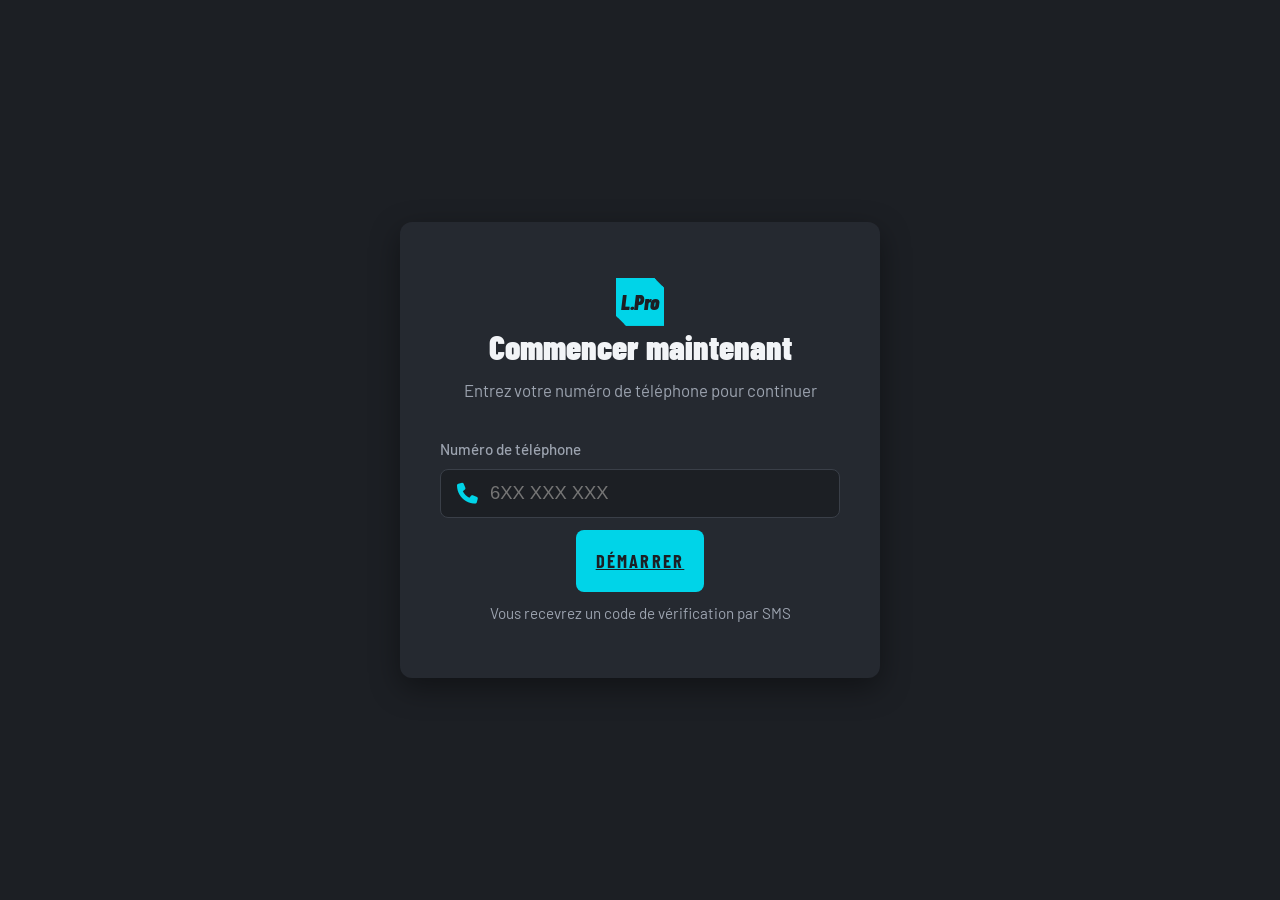
<file: demo1.html>
<!DOCTYPE html>
<html lang="fr">
<head>
  <meta charset="UTF-8"/>
  <meta name="viewport" content="width=device-width, initial-scale=1.0"/>
  <title>LivreurPro - Inscription</title>
  
  <link href="https://fonts.googleapis.com/css2?family=Barlow+Condensed:ital,wght@0,400;0,700;0,900&family=Barlow:wght@400;500&display=swap" rel="stylesheet"/>
  <link rel="stylesheet" href="https://cdnjs.cloudflare.com/ajax/libs/font-awesome/6.5.0/css/all.min.css"/>

  <style>
    *, *::before, *::after { 
      box-sizing: border-box; 
      margin: 0; 
      padding: 0; 
    }

    :root {
      --anthracite:  #1C1F24;
      --cyan:        #00D4E8;
      --grey-light:  #9CA3AF;
      --white:       #F2F4F7;
    }

    body {
      background: var(--anthracite);
      color: var(--white);
      font-family: 'Barlow', sans-serif;
      min-height: 100vh;
      display: flex;
      align-items: center;
      justify-content: center;
      padding: 2rem;
    }

    .form-container {
      background: #252930;
      width: 100%;
      max-width: 480px;
      padding: 3.5rem 2.5rem;
      border-radius: 12px;
      box-shadow: 0 10px 30px rgba(0, 0, 0, 0.4);
      text-align: center;
    }

    .logo {
      display: flex;
      align-items: center;
      justify-content: center;
      gap: 14px;
      margin-bottom: 2.5rem;
      font-family: 'Barlow Condensed', sans-serif;
      font-weight: 900;
      font-size: 2rem;
      letter-spacing: 0.05em;
      text-transform: uppercase;
    }

    .logo-box {
      width: 58px;
      height: 58px;
      background: var(--cyan);
      color: #1C1F24;
      font-size: 1.7rem;
      font-weight: 900;
      display: flex;
      align-items: center;
      justify-content: center;
      clip-path: polygon(0 0, calc(100% - 12px) 0, 100% 12px, 100% 100%, 12px 100%, 0 calc(100% - 12px));
    }

    h1 {
      font-family: 'Barlow Condensed', sans-serif;
      font-size: 2.1rem;
      font-weight: 900;
      margin-bottom: 0.8rem;
    }

    .subtitle {
      color: var(--grey-light);
      font-size: 1.05rem;
      margin-bottom: 2.5rem;
    }

    .form-group {
      margin-bottom: 2rem;
      text-align: left;
    }

    label {
      display: block;
      font-size: 0.95rem;
      color: var(--grey-light);
      margin-bottom: 0.7rem;
      font-weight: 500;
    }

    .phone-input {
      display: flex;
      align-items: center;
      background: #1C1F24;
      border: 1px solid #3A3F48;
      border-radius: 8px;
      padding: 0.8rem 1rem;
      transition: all 0.3s;
    }

    .phone-input:focus-within {
      border-color: var(--cyan);
      box-shadow: 0 0 0 4px rgba(0, 212, 232, 0.15);
    }

    .phone-input i {
      color: var(--cyan);
      margin-right: 12px;
      font-size: 1.3rem;
    }

    input[type="tel"] {
      background: transparent;
      border: none;
      outline: none;
      color: white;
      font-size: 1.15rem;
      flex: 1;
    }

    .btn-submit {
      background: var(--cyan);
      color: #1C1F24;
      font-family: 'Barlow Condensed', sans-serif;
      font-weight: 700;
      font-size: 1.15rem;
      letter-spacing: 0.12em;
      text-transform: uppercase;
      padding: 1.25rem;
      width: 100%;
      border: none;
      border-radius: 8px;
      cursor: pointer;
      transition: all 0.3s;
      margin-top: 1rem;
    }

    .btn-submit:hover {
      background: #00e8ff;
      transform: translateY(-3px);
    }

    .info {
      margin-top: 2rem;
      font-size: 0.95rem;
      color: var(--grey-light);
    }
  </style>
</head>
<body>

  <div class="form-container">

    <!-- Logo -->
    <div style="display:inline-flex;align-items:center;justify-content:center;width:48px;height:48px;background:#00D4E8;border:2px solid #00D4E8;clip-path:polygon(0 0,calc(100% - 10px) 0,100% 10px,100% 100%,10px 100%,0 calc(100% - 10px));font-family:'Barlow Condensed',sans-serif;font-weight:900;font-style:italic;font-size:1.3rem;color:#1C1F24;letter-spacing:-.02em;">L.Pro</div>

    <h1>Commencer maintenant</h1>
    <p class="subtitle">Entrez votre numéro de téléphone pour continuer</p>

    <!-- Formulaire -->
    <form action="" method="POST">

      <div class="form-group">
        <label for="telephone">Numéro de téléphone</label>
        <div class="phone-input">
          <i class="fas fa-phone"></i>
          <input
            type="tel"
            id="telephone"
            name="numero"
            placeholder="6XX XXX XXX"
            required
          >
        </div>
      </div>

      <a href="demo2.html" class="btn-submit">
        DÉMARRER
      </a>

    </form>

    <div class="info">
      Vous recevrez un code de vérification par SMS
    </div>

  </div>

</body>
</html>
</file>
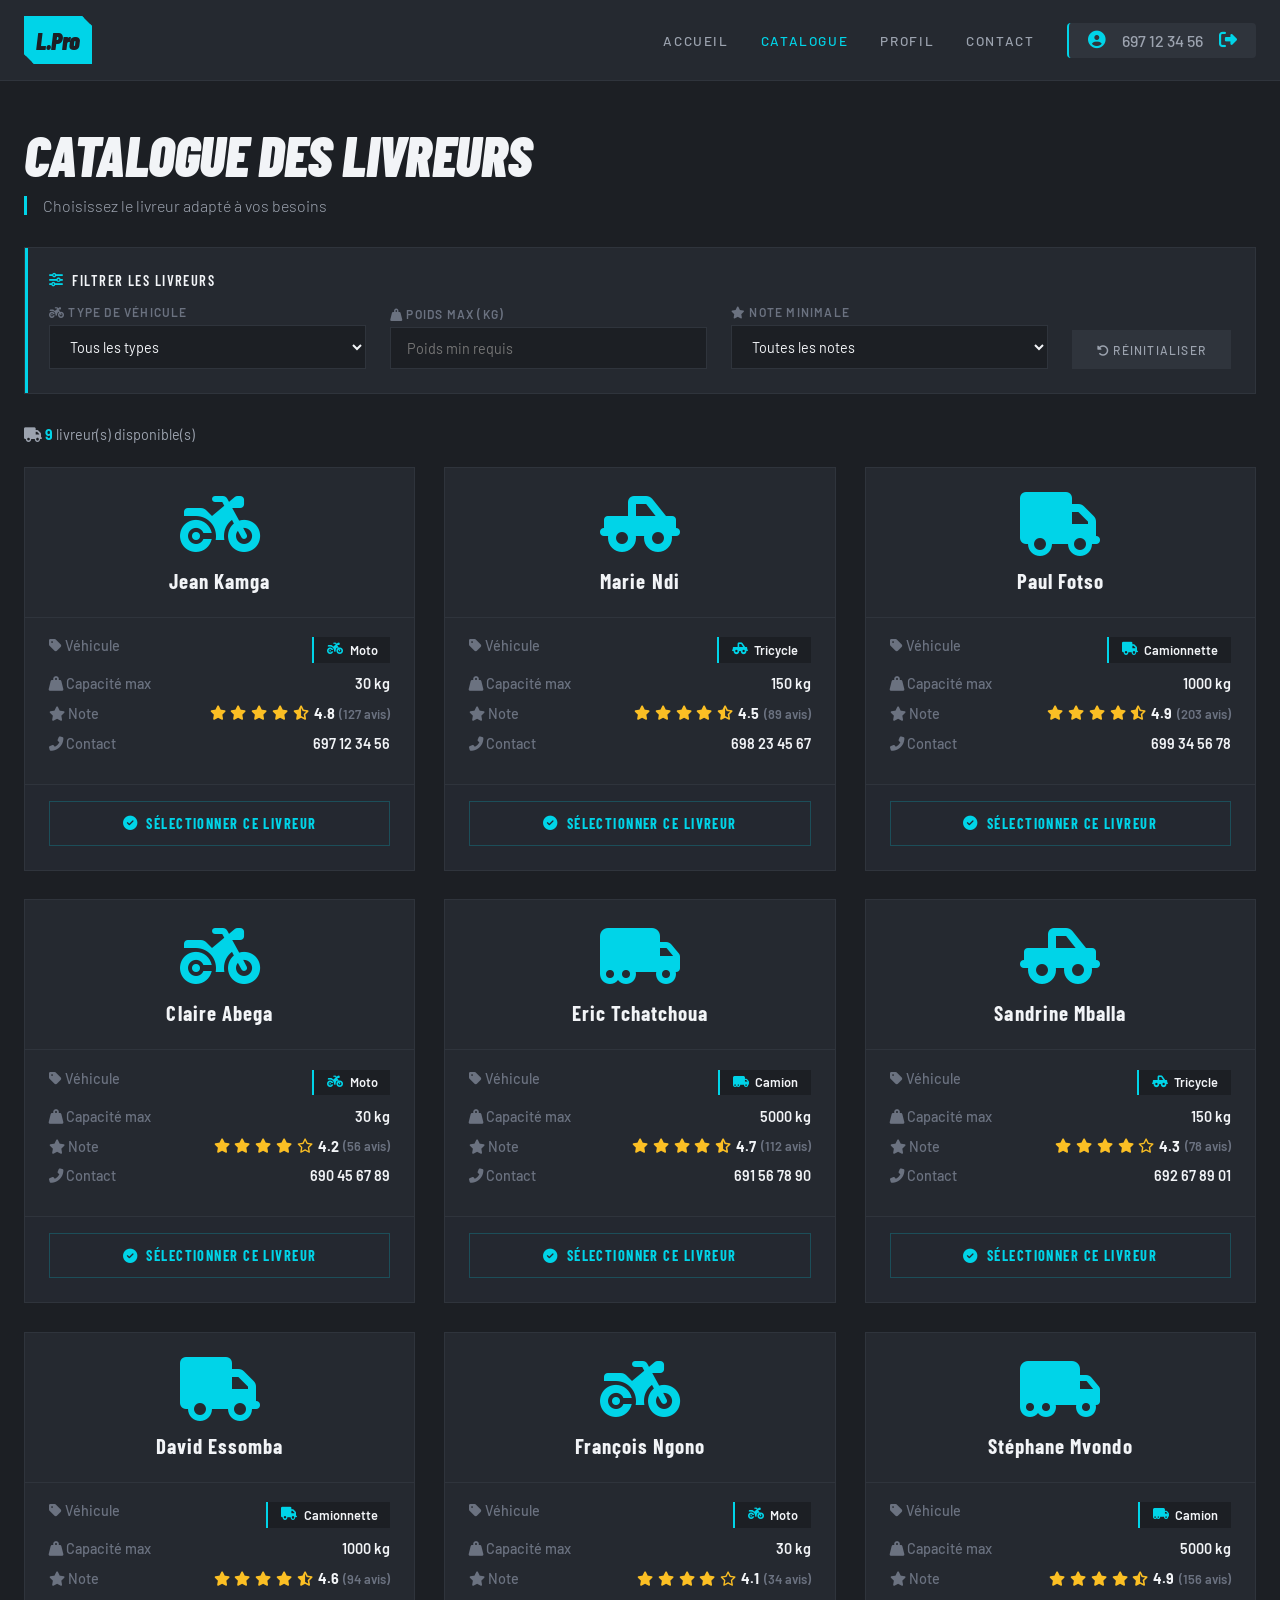
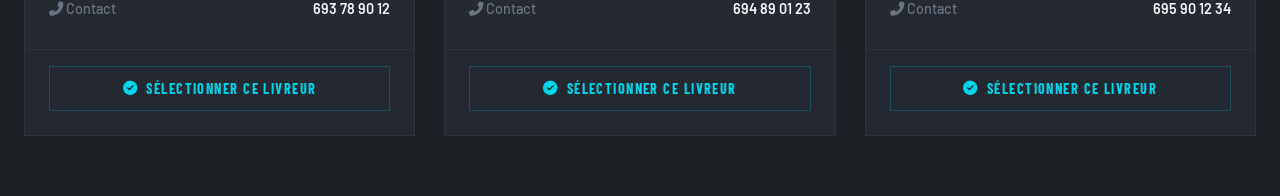
<file: demo2.html>
<!DOCTYPE html>
<html lang="fr">
<head>
    <meta charset="UTF-8">
    <meta name="viewport" content="width=device-width, initial-scale=1.0, user-scalable=yes">
    <title>LivreurPro | Catalogue des livreurs</title>
    <link href="https://fonts.googleapis.com/css2?family=Barlow+Condensed:ital,wght@0,300;0,700;0,900;1,900&family=Barlow:wght@300;400;500;600;700&display=swap" rel="stylesheet">
    <link rel="stylesheet" href="https://cdnjs.cloudflare.com/ajax/libs/font-awesome/6.4.0/css/all.min.css">
    <style>
        :root {
            --anthracite:  #1C1F24;
            --anthracite2: #252930;
            --anthracite3: #2F343C;
            --cyan:        #00D4E8;
            --cyan-dim:    rgba(0,212,232,0.10);
            --cyan-border: rgba(0,212,232,0.22);
            --white:       #F2F4F7;
            --grey:        #6B7280;
            --grey-light:  #9CA3AF;
        }

        * {
            margin: 0;
            padding: 0;
            box-sizing: border-box;
        }

        body {
            font-family: 'Barlow', sans-serif;
            background: var(--anthracite);
            color: var(--white);
        }

        /* ── Header ── */
        .header {
            background: var(--anthracite2);
            border-bottom: 1px solid var(--anthracite3);
            position: sticky;
            top: 0;
            z-index: 100;
        }

        .container {
            max-width: 1280px;
            margin: 0 auto;
            padding: 0 24px;
        }

        .nav-container {
            display: flex;
            justify-content: space-between;
            align-items: center;
            padding: 1rem 0;
            flex-wrap: wrap;
            gap: 1rem;
        }

        /* ── Hamburger ── */
        .menu-toggle {
            display: none;
            flex-direction: column;
            justify-content: space-between;
            width: 30px;
            height: 22px;
            cursor: pointer;
            z-index: 200;
        }

        .menu-toggle span {
            width: 100%;
            height: 3px;
            background: var(--cyan);
            border-radius: 2px;
            transition: all 0.3s ease;
        }

        .menu-toggle.active span:nth-child(1) { transform: translateY(9.5px) rotate(45deg); }
        .menu-toggle.active span:nth-child(2) { opacity: 0; }
        .menu-toggle.active span:nth-child(3) { transform: translateY(-9.5px) rotate(-45deg); }

        /* ── Nav links ── */
        .nav-links {
            display: flex;
            gap: 2rem;
            align-items: center;
            flex-wrap: wrap;
        }

        .nav-links a {
            text-decoration: none;
            font-size: .85rem;
            font-weight: 500;
            letter-spacing: .12em;
            text-transform: uppercase;
            color: var(--grey-light);
            transition: color .2s;
            cursor: pointer;
        }

        .nav-links a:hover { color: var(--cyan); }
        .nav-links a.active { color: var(--cyan); }

        .user-info {
            display: flex;
            align-items: center;
            gap: 1rem;
            background: var(--anthracite3);
            padding: 0.5rem 1.2rem;
            border-radius: 4px;
            border-left: 2px solid var(--cyan);
        }

        .user-info i { color: var(--cyan); font-size: 1.1rem; }
        .user-info span { color: var(--grey-light); font-weight: 500; }

        .logout-btn {
            background: none;
            border: none;
            color: var(--grey);
            cursor: pointer;
            font-size: 1rem;
            transition: color 0.3s;
        }

        .logout-btn:hover { color: var(--cyan); }



        /* ── Main ── */
        .main { padding: 40px 0 60px; }

        .page-title {
            font-family: 'Barlow Condensed', sans-serif;
            font-weight: 900;
            font-style: italic;
            font-size: clamp(2.5rem, 5vw, 3.5rem);
            letter-spacing: -.01em;
            text-transform: uppercase;
            color: var(--white);
            margin-bottom: 0.5rem;
        }

        .page-subtitle {
            color: var(--grey-light);
            margin-bottom: 2rem;
            border-left: 3px solid var(--cyan);
            padding-left: 1rem;
            font-weight: 300;
        }

        /* ── Filtres ── */
        .filters-section {
            background: var(--anthracite2);
            padding: 1.5rem;
            margin-bottom: 2rem;
            border: 1px solid var(--anthracite3);
            position: relative;
        }

        .filters-section::before {
            content: '';
            position: absolute;
            top: 0; left: 0;
            width: 3px; height: 100%;
            background: var(--cyan);
        }

        .filters-title {
            font-weight: 600;
            margin-bottom: 1rem;
            color: var(--white);
            display: flex;
            align-items: center;
            gap: 0.5rem;
            font-family: 'Barlow Condensed', sans-serif;
            letter-spacing: .1em;
            text-transform: uppercase;
            font-size: 0.9rem;
        }

        .filters-title i { color: var(--cyan); }

        .filters-grid {
            display: flex;
            flex-wrap: wrap;
            gap: 1.5rem;
            align-items: flex-end;
        }

        .filter-group {
            flex: 1;
            min-width: 180px;
        }

        .filter-group label {
            display: block;
            font-size: 0.75rem;
            font-weight: 600;
            color: var(--grey);
            margin-bottom: 0.4rem;
            text-transform: uppercase;
            letter-spacing: 0.1em;
        }

        .filter-group select,
        .filter-group input {
            width: 100%;
            padding: 0.7rem 1rem;
            background: var(--anthracite);
            border: 1px solid var(--anthracite3);
            font-family: 'Barlow', sans-serif;
            font-size: 0.9rem;
            color: var(--white);
            transition: all 0.3s;
        }

        .filter-group select:focus,
        .filter-group input:focus {
            outline: none;
            border-color: var(--cyan);
            box-shadow: 0 0 0 2px var(--cyan-dim);
        }

        .filter-group option { background: var(--anthracite2); }

        .reset-btn {
            background: var(--anthracite3);
            border: 1px solid var(--anthracite3);
            padding: 0.7rem 1.5rem;
            color: var(--grey-light);
            font-weight: 500;
            cursor: pointer;
            transition: all 0.3s;
            font-family: 'Barlow', sans-serif;
            text-transform: uppercase;
            letter-spacing: .1em;
            font-size: 0.75rem;
        }

        .reset-btn:hover {
            background: var(--cyan);
            color: var(--anthracite);
            border-color: var(--cyan);
        }

        /* ── Stats ── */
        .stats {
            display: flex;
            justify-content: space-between;
            align-items: center;
            margin-bottom: 1.5rem;
            flex-wrap: wrap;
            gap: 1rem;
        }

        .result-count { color: var(--grey-light); font-size: 0.9rem; }
        .result-count span { color: var(--cyan); font-weight: 700; }

        /* ── Grille ── */
        .drivers-grid {
            display: grid;
            grid-template-columns: repeat(auto-fill, minmax(320px, 1fr));
            gap: 1.8rem;
        }

        /* ── Carte livreur ── */
        .driver-card {
            background: var(--anthracite2);
            transition: all 0.3s ease;
            border: 1px solid var(--anthracite3);
            position: relative;
            overflow: hidden;
        }

        .driver-card::before {
            content: '';
            position: absolute;
            top: 0; left: 0;
            width: 3px; height: 0;
            background: var(--cyan);
            transition: height 0.3s ease;
        }

        .driver-card:hover::before { height: 100%; }

        .driver-card:hover {
            transform: translateY(-6px);
            border-color: var(--cyan-border);
            box-shadow: 0 20px 30px -12px rgba(0,0,0,0.3);
        }

        .card-header {
            padding: 1.5rem;
            text-align: center;
            border-bottom: 1px solid var(--anthracite3);
            position: relative;
        }

        .driver-icon { font-size: 4rem; color: var(--cyan); }

        .driver-name {
            font-family: 'Barlow Condensed', sans-serif;
            font-size: 1.3rem;
            font-weight: 700;
            margin-top: 0.75rem;
            color: var(--white);
            letter-spacing: .05em;
        }

        .card-body { padding: 1.2rem 1.5rem; }

        .info-row {
            display: flex;
            justify-content: space-between;
            margin-bottom: 0.8rem;
            font-size: 0.9rem;
        }

        .info-label { color: var(--grey); font-weight: 500; }
        .info-value { font-weight: 600; color: var(--white); }

        .vehicle-badge {
            display: inline-flex;
            align-items: center;
            gap: 0.4rem;
            background: var(--anthracite);
            padding: 0.3rem 0.8rem;
            font-size: 0.8rem;
            border-left: 2px solid var(--cyan);
        }

        .vehicle-badge i { color: var(--cyan); }

        .rating {
            display: flex;
            align-items: center;
            gap: 0.3rem;
            flex-wrap: wrap;
        }

        .rating i { color: #fbbf24; font-size: 0.9rem; }
        .rating-value { font-weight: 700; color: var(--white); }
        .rating-count { color: var(--grey); font-size: 0.8rem; }

        .card-footer {
            padding: 1rem 1.5rem 1.5rem;
            border-top: 1px solid var(--anthracite3);
            background: rgba(37,41,48,0.5);
        }

        .select-btn {
            width: 100%;
            background: transparent;
            border: 1px solid var(--cyan-border);
            padding: 0.8rem;
            color: var(--cyan);
            font-weight: 700;
            font-size: 0.9rem;
            cursor: pointer;
            transition: all 0.3s;
            display: flex;
            align-items: center;
            justify-content: center;
            gap: 0.5rem;
            font-family: 'Barlow Condensed', sans-serif;
            letter-spacing: .1em;
            text-transform: uppercase;
        }

        .select-btn:hover {
            background: var(--cyan);
            color: var(--anthracite);
            border-color: var(--cyan);
        }

        /* ── Empty state ── */
        .empty-state {
            text-align: center;
            padding: 4rem 2rem;
            background: var(--anthracite2);
            border: 1px solid var(--anthracite3);
        }

        .empty-state i { font-size: 4rem; color: var(--grey); margin-bottom: 1rem; }
        .empty-state h3 { color: var(--grey-light); margin-bottom: 0.5rem; }
        .empty-state p { color: var(--grey); }

        /* ══════════════════════════════
           RESPONSIVE
        ══════════════════════════════ */

        /* Tablette */
        @media (max-width: 1024px) and (min-width: 769px) {
            .container { padding: 0 20px; }
            .drivers-grid { grid-template-columns: repeat(2, 1fr); gap: 1.5rem; }
            .nav-links { gap: 1.5rem; }
            .filter-group { min-width: 160px; }
        }

        /* Mobile */
        @media (max-width: 768px) {
            .container { padding: 0 16px; }

            .menu-toggle { display: flex; }

            .nav-links {
                position: fixed;
                top: 0; left: -100%;
                width: 70%;
                max-width: 300px;
                height: 100vh;
                background: var(--anthracite2);
                flex-direction: column;
                justify-content: flex-start;
                align-items: flex-start;
                padding: 80px 2rem 2rem;
                gap: 1.5rem;
                transition: left 0.3s ease;
                z-index: 150;
                box-shadow: 2px 0 20px rgba(0,0,0,0.3);
                border-right: 1px solid var(--cyan-border);
            }

            .nav-links.active {
                left: 0;
            }

            .nav-links a {
                font-size: 1rem;
                padding: 0.5rem 0;
                width: 100%;
                border-bottom: 1px solid var(--anthracite3);
            }

            .user-info {
                width: 100%;
                justify-content: space-between;
                margin-top: 0.5rem;
            }

            .nav-container {
                justify-content: space-between;
                padding: 0.8rem 0;
            }

            .main { padding: 25px 0 40px; }

            .page-title {
                font-size: 1.6rem;
                text-align: center;
            }

            .page-subtitle {
                font-size: 0.9rem;
                text-align: center;
                border-left: none;
                border-top: 2px solid var(--cyan);
                border-bottom: 2px solid var(--cyan);
                padding: 0.8rem 0;
                margin-bottom: 1.5rem;
            }

            .filters-section { padding: 1rem; }

            .filters-grid { flex-direction: column; gap: 1rem; }

            .filter-group { width: 100%; min-width: auto; }
            .filter-group label { font-size: 0.7rem; }
            .filter-group select,
            .filter-group input { padding: 0.6rem 0.8rem; font-size: 0.85rem; }

            .reset-btn { width: 100%; padding: 0.6rem; margin-top: 0.5rem; }

            .stats { flex-direction: column; text-align: center; gap: 0.5rem; }
            .result-count { font-size: 0.85rem; }

            .drivers-grid { grid-template-columns: 1fr; gap: 1.2rem; }
            .driver-card { max-width: 100%; }
            .driver-card:hover { transform: translateY(-3px); }

            .card-header { padding: 1rem; }
            .driver-icon { font-size: 3rem; }
            .driver-name { font-size: 1.1rem; }
            .card-body { padding: 1rem; }
            .info-row { font-size: 0.85rem; flex-wrap: wrap; gap: 0.5rem; }
            .rating { gap: 0.2rem; }
            .rating i { font-size: 0.8rem; }
            .card-footer { padding: 0.8rem 1rem 1rem; }
            .select-btn { padding: 0.7rem; font-size: 0.85rem; }

            .empty-state { padding: 2.5rem 1rem; }
            .empty-state i { font-size: 3rem; }
            .empty-state h3 { font-size: 1.1rem; }
            .empty-state p { font-size: 0.85rem; }
        }

        /* Très petits mobiles */
        @media (max-width: 480px) {
            .container { padding: 0 12px; }
            .page-title { font-size: 1.4rem; }
            .page-subtitle { font-size: 0.8rem; }
            .filters-title { font-size: 0.8rem; }
            .filter-group label { font-size: 0.65rem; }
            .filter-group select,
            .filter-group input { padding: 0.5rem 0.7rem; font-size: 0.8rem; }
            .reset-btn { font-size: 0.7rem; padding: 0.5rem; }
            .driver-name { font-size: 1rem; }
            .info-row { font-size: 0.8rem; }
            .vehicle-badge { font-size: 0.7rem; padding: 0.2rem 0.6rem; }
            .rating-value { font-size: 0.85rem; }
            .rating-count { font-size: 0.7rem; }
            .select-btn { font-size: 0.8rem; padding: 0.6rem; }
        }

        /* Paysage mobile */
        @media (max-width: 768px) and (orientation: landscape) {
            .nav-links { width: 50%; padding: 60px 1.5rem 1.5rem; }
            .drivers-grid { grid-template-columns: repeat(2, 1fr); }
        }
    </style>
</head>
<body>
    <header class="header">
        <div class="container">
            <div class="nav-container">

                <!-- Bouton Hamburger -->
                <div class="menu-toggle" id="menuToggle">
                    <span></span>
                    <span></span>
                    <span></span>
                </div>

                <!-- Logo -->
                <a href="index.html" style="text-decoration: none;">
                    <div style="display:inline-flex;align-items:center;justify-content:center;width:68px;height:48px;background:#00D4E8;border:2px solid #00D4E8;clip-path:polygon(0 0,calc(100% - 10px) 0,100% 10px,100% 100%,10px 100%,0 calc(100% - 10px));font-family:'Barlow Condensed',sans-serif;font-weight:900;font-style:italic;font-size:1.5rem;color:#1C1F24;letter-spacing:-.02em;">L.Pro</div>
                </a>

                <!-- Liens de navigation -->
                <div class="nav-links" id="navLinks">
                    <a href="../index.html">Accueil</a>
                    <a href="demo2.html" class="active">Catalogue</a>
                    <a href="demo3.html">Profil</a>
                    <a href="contact.php">Contact</a>
                    <div class="user-info">
                        <i class="fas fa-user-circle"></i>
                        <span id="userPhone">+237 6XX XX XX XX</span>
                        <button class="logout-btn" id="logoutBtn"><i class="fas fa-sign-out-alt"></i></button>
                    </div>
                </div>

            </div>
        </div>
    </header>



    <main class="main">
        <div class="container">
            <h1 class="page-title">Catalogue des livreurs</h1>
            <p class="page-subtitle">Choisissez le livreur adapté à vos besoins</p>

            <!-- Filtres -->
            <div class="filters-section">
                <div class="filters-title">
                    <i class="fas fa-sliders-h"></i>
                    <span>Filtrer les livreurs</span>
                </div>
                <div class="filters-grid">
                    <div class="filter-group">
                        <label><i class="fas fa-motorcycle"></i> Type de véhicule</label>
                        <select id="filterVehicle">
                            <option value="all">Tous les types</option>
                            <option value="moto"> Moto</option>
                            <option value="tricycle"> Tricycle</option>
                            <option value="camionnette"> Camionnette</option>
                            <option value="camion">🚛 Camion</option>
                        </select>
                    </div>
                    <div class="filter-group">
                        <label><i class="fas fa-weight-hanging"></i> Poids max (kg)</label>
                        <input type="number" id="filterWeight" placeholder="Poids min requis" min="0" step="10">
                    </div>
                    <div class="filter-group">
                        <label><i class="fas fa-star"></i> Note minimale</label>
                        <select id="filterRating">
                            <option value="0">Toutes les notes</option>
                            <option value="4">⭐ 4 étoiles +</option>
                            <option value="3">⭐⭐⭐ 3 étoiles +</option>
                            <option value="2">⭐⭐ 2 étoiles +</option>
                            <option value="1">⭐ 1 étoile +</option>
                        </select>
                    </div>
                    <button class="reset-btn" id="resetBtn">
                        <i class="fas fa-undo-alt"></i> Réinitialiser
                    </button>
                </div>
            </div>

            <!-- Stats -->
            <div class="stats">
                <div class="result-count">
                    <i class="fas fa-truck"></i> <span id="driverCount">0</span> livreur(s) disponible(s)
                </div>
            </div>

            <!-- Grille des livreurs -->
            <div id="driversGrid" class="drivers-grid"></div>
        </div>
    </main>

    <script>
        /* ══════════════════════════════
           MENU HAMBURGER — CORRIGÉ
        ══════════════════════════════ */
        const menuToggle = document.getElementById('menuToggle');
        const navLinks   = document.getElementById('navLinks');

        /* Seul le bouton hamburger ouvre ET ferme le menu.
           Les liens naviguent normalement, sans interférence. */
        menuToggle.addEventListener('click', function() {
            menuToggle.classList.toggle('active');
            navLinks.classList.toggle('active');
        });

        /* Bouton déconnexion */
        document.getElementById('logoutBtn').addEventListener('click', function() {
            if (confirm('Voulez-vous vous déconnecter ?')) {
                window.location.href = 'logout.php';
            }
        });

        /* ══════════════════════════════
           DONNÉES & CATALOGUE
        ══════════════════════════════ */
        const driversData = [
            { id: 1, nom: "Kamga",      prenom: "Jean",      type_vehicule: "moto",        poids_max: 30,   note: 4.8, nb_avis: 127, disponible: true, telephone: "697 12 34 56" },
            { id: 2, nom: "Ndi",        prenom: "Marie",     type_vehicule: "tricycle",    poids_max: 150,  note: 4.5, nb_avis: 89,  disponible: true, telephone: "698 23 45 67" },
            { id: 3, nom: "Fotso",      prenom: "Paul",      type_vehicule: "camionnette", poids_max: 1000, note: 4.9, nb_avis: 203, disponible: true, telephone: "699 34 56 78" },
            { id: 4, nom: "Abega",      prenom: "Claire",    type_vehicule: "moto",        poids_max: 30,   note: 4.2, nb_avis: 56,  disponible: true, telephone: "690 45 67 89" },
            { id: 5, nom: "Tchatchoua", prenom: "Eric",      type_vehicule: "camion",      poids_max: 5000, note: 4.7, nb_avis: 112, disponible: true, telephone: "691 56 78 90" },
            { id: 6, nom: "Mballa",     prenom: "Sandrine",  type_vehicule: "tricycle",    poids_max: 150,  note: 4.3, nb_avis: 78,  disponible: true, telephone: "692 67 89 01" },
            { id: 7, nom: "Essomba",    prenom: "David",     type_vehicule: "camionnette", poids_max: 1000, note: 4.6, nb_avis: 94,  disponible: true, telephone: "693 78 90 12" },
            { id: 8, nom: "Ngono",      prenom: "François",  type_vehicule: "moto",        poids_max: 30,   note: 4.1, nb_avis: 34,  disponible: true, telephone: "694 89 01 23" },
            { id: 9, nom: "Mvondo",     prenom: "Stéphane",  type_vehicule: "camion",      poids_max: 5000, note: 4.9, nb_avis: 156, disponible: true, telephone: "695 90 12 34" }
        ];

        const vehicleIcons = {
            moto:        "fa-motorcycle",
            tricycle:    "fa-truck-pickup",
            camionnette: "fa-truck",
            camion:      "fa-truck-moving"
        };

        const vehicleLabels = {
            moto:        "Moto",
            tricycle:    "Tricycle",
            camionnette: "Camionnette",
            camion:      "Camion"
        };

        function renderStars(note) {
            var full  = Math.floor(note);
            var half  = (note % 1) >= 0.5;
            var empty = 5 - full - (half ? 1 : 0);
            var s = '';
            for (var i = 0; i < full;  i++) s += '<i class="fas fa-star"></i>';
            if (half)                        s += '<i class="fas fa-star-half-alt"></i>';
            for (var i = 0; i < empty; i++) s += '<i class="far fa-star"></i>';
            return s;
        }

        function createDriverCard(driver) {
            var icon  = vehicleIcons[driver.type_vehicule]  || 'fa-truck';
            var label = vehicleLabels[driver.type_vehicule] || driver.type_vehicule;

            return '<div class="driver-card" data-id="' + driver.id + '">' +
                '<div class="card-header">' +
                    '<i class="fas ' + icon + ' driver-icon"></i>' +
                    '<div class="driver-name">' + driver.prenom + ' ' + driver.nom + '</div>' +
                '</div>' +
                '<div class="card-body">' +
                    '<div class="info-row">' +
                        '<span class="info-label"><i class="fas fa-tag"></i> Véhicule</span>' +
                        '<span class="info-value"><span class="vehicle-badge"><i class="fas ' + icon + '"></i> ' + label + '</span></span>' +
                    '</div>' +
                    '<div class="info-row">' +
                        '<span class="info-label"><i class="fas fa-weight-hanging"></i> Capacité max</span>' +
                        '<span class="info-value">' + driver.poids_max + ' kg</span>' +
                    '</div>' +
                    '<div class="info-row">' +
                        '<span class="info-label"><i class="fas fa-star"></i> Note</span>' +
                        '<span class="info-value rating">' +
                            renderStars(driver.note) +
                            '<span class="rating-value">' + driver.note + '</span>' +
                            '<span class="rating-count">(' + driver.nb_avis + ' avis)</span>' +
                        '</span>' +
                    '</div>' +
                    '<div class="info-row">' +
                        '<span class="info-label"><i class="fas fa-phone-alt"></i> Contact</span>' +
                        '<span class="info-value">' + driver.telephone + '</span>' +
                    '</div>' +
                '</div>' +
                '<div class="card-footer">' +
                    '<button class="select-btn" onclick="selectDriver(' + driver.id + ', \'' + driver.prenom + ' ' + driver.nom + '\')">' +
                        '<i class="fas fa-check-circle"></i> Sélectionner ce livreur' +
                    '</button>' +
                '</div>' +
            '</div>';
        }

        function filterDrivers() {
            var vehicleFilter = document.getElementById('filterVehicle').value;
            var weightFilter  = parseFloat(document.getElementById('filterWeight').value) || 0;
            var ratingFilter  = parseFloat(document.getElementById('filterRating').value) || 0;

            var filtered = driversData.filter(function(d) {
                if (!d.disponible) return false;
                if (vehicleFilter !== 'all' && d.type_vehicule !== vehicleFilter) return false;
                if (d.poids_max < weightFilter) return false;
                if (d.note < ratingFilter) return false;
                return true;
            });

            document.getElementById('driverCount').textContent = filtered.length;

            var grid = document.getElementById('driversGrid');
            if (filtered.length === 0) {
                grid.innerHTML =
                    '<div class="empty-state" style="grid-column:1/-1;">' +
                        '<i class="fas fa-search"></i>' +
                        '<h3>Aucun livreur trouvé</h3>' +
                        '<p>Essayez de modifier vos critères de recherche</p>' +
                    '</div>';
            } else {
                grid.innerHTML = filtered.map(createDriverCard).join('');
            }
        }

        function selectDriver(driverId, driverName) {
            sessionStorage.setItem('selectedDriverId',   driverId);
            sessionStorage.setItem('selectedDriverName', driverName);
            window.location.href = 'creer_livraison.php?livreur_id=' + driverId;
        }

        /* ── Init ── */
        document.addEventListener('DOMContentLoaded', function() {
            var phoneSpan = document.getElementById('userPhone');
            if (phoneSpan) phoneSpan.textContent = '697 12 34 56';

            filterDrivers();

            document.getElementById('filterVehicle').addEventListener('change', filterDrivers);
            document.getElementById('filterWeight').addEventListener('input',  filterDrivers);
            document.getElementById('filterRating').addEventListener('change', filterDrivers);
            document.getElementById('resetBtn').addEventListener('click', function() {
                document.getElementById('filterVehicle').value = 'all';
                document.getElementById('filterWeight').value  = '';
                document.getElementById('filterRating').value  = '0';
                filterDrivers();
            });
        });
    </script>
</body>
</html>
</file>
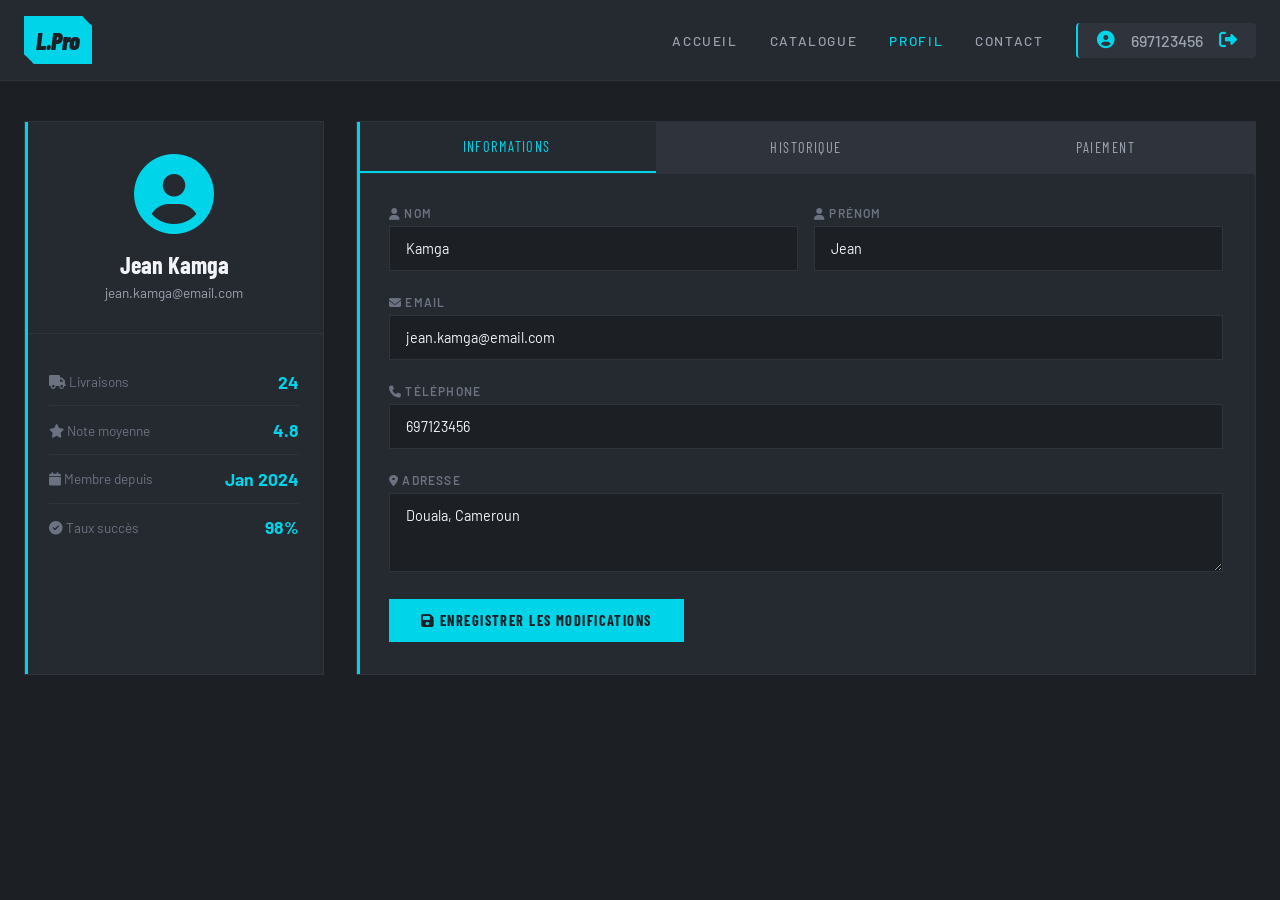
<file: demo3.html>
<!DOCTYPE html>
<html lang="fr">
<head>
    <meta charset="UTF-8">
    <meta name="viewport" content="width=device-width, initial-scale=1.0, user-scalable=yes">
    <title>LivreurPro | Mon Profil</title>
    <link href="https://fonts.googleapis.com/css2?family=Barlow+Condensed:ital,wght@0,300;0,700;0,900;1,900&family=Barlow:wght@300;400;500;600;700&display=swap" rel="stylesheet">
    <link rel="stylesheet" href="https://cdnjs.cloudflare.com/ajax/libs/font-awesome/6.4.0/css/all.min.css">
    <style>
        :root {
            --anthracite:  #1C1F24;
            --anthracite2: #252930;
            --anthracite3: #2F343C;
            --cyan:        #00D4E8;
            --cyan-dim:    rgba(0,212,232,0.10);
            --cyan-border: rgba(0,212,232,0.22);
            --white:       #F2F4F7;
            --grey:        #6B7280;
            --grey-light:  #9CA3AF;
        }

        * { margin: 0; padding: 0; box-sizing: border-box; -webkit-tap-highlight-color: transparent; }

        body {
            font-family: 'Barlow', sans-serif;
            background: var(--anthracite);
            color: var(--white);
            -webkit-tap-highlight-color: transparent;
        }

        /* ── Header ── */
        .header {
            background: var(--anthracite2);
            border-bottom: 1px solid var(--anthracite3);
            position: sticky;
            top: 0;
            z-index: 100;
        }

        .container {
            max-width: 1280px;
            margin: 0 auto;
            padding: 0 24px;
        }

        .nav-container {
            display: flex;
            justify-content: space-between;
            align-items: center;
            padding: 1rem 0;
            flex-wrap: wrap;
            gap: 1rem;
        }

        /* ── Hamburger ── */
        .menu-toggle {
            display: none;
            flex-direction: column;
            justify-content: space-between;
            width: 30px;
            height: 22px;
            cursor: pointer;
            z-index: 200;
        }

        .menu-toggle span {
            width: 100%;
            height: 3px;
            background: var(--cyan);
            border-radius: 2px;
            transition: all 0.3s ease;
        }

        .menu-toggle.active span:nth-child(1) { transform: translateY(9.5px) rotate(45deg); }
        .menu-toggle.active span:nth-child(2) { opacity: 0; }
        .menu-toggle.active span:nth-child(3) { transform: translateY(-9.5px) rotate(-45deg); }

        /* ── Nav links ── */
        .nav-links {
            display: flex;
            gap: 2rem;
            align-items: center;
            flex-wrap: wrap;
        }

        .nav-links a {
            text-decoration: none;
            font-size: .85rem;
            font-weight: 500;
            letter-spacing: .12em;
            text-transform: uppercase;
            color: var(--grey-light);
            transition: color .2s;
        }

        .nav-links a:hover { color: var(--cyan); }
        .nav-links a.active { color: var(--cyan); }

        .user-info {
            display: flex;
            align-items: center;
            gap: 1rem;
            background: var(--anthracite3);
            padding: 0.5rem 1.2rem;
            border-radius: 4px;
            border-left: 2px solid var(--cyan);
        }

        .user-info i { color: var(--cyan); font-size: 1.1rem; }
        .user-info span { color: var(--grey-light); font-weight: 500; }

        .logout-btn {
            background: none;
            border: none;
            color: var(--grey);
            cursor: pointer;
            font-size: 1rem;
            transition: color 0.3s;
        }

        .logout-btn:hover { color: var(--cyan); }

        /* ── Main ── */
        .main { padding: 40px 0 60px; }

        /* ── Profile Layout ── */
        .profile-container {
            display: grid;
            grid-template-columns: 300px 1fr;
            gap: 2rem;
        }

        /* ── Sidebar ── */
        .profile-sidebar {
            background: var(--anthracite2);
            border: 1px solid var(--anthracite3);
            position: relative;
            overflow: hidden;
        }

        .profile-sidebar::before {
            content: '';
            position: absolute;
            top: 0; left: 0;
            width: 3px; height: 100%;
            background: var(--cyan);
        }

        .profile-avatar {
            text-align: center;
            padding: 2rem;
            border-bottom: 1px solid var(--anthracite3);
        }

        .avatar-icon { font-size: 5rem; color: var(--cyan); }

        .profile-name {
            font-family: 'Barlow Condensed', sans-serif;
            font-size: 1.5rem;
            font-weight: 700;
            margin-top: 1rem;
            color: var(--white);
        }

        .profile-email { color: var(--grey-light); font-size: 0.85rem; margin-top: 0.3rem; }

        .profile-stats { padding: 1.5rem; }

        .stat-item {
            display: flex;
            justify-content: space-between;
            align-items: center;
            padding: 0.8rem 0;
            border-bottom: 1px solid var(--anthracite3);
        }

        .stat-item:last-child { border-bottom: none; }
        .stat-label { color: var(--grey); font-size: 0.85rem; }
        .stat-value { color: var(--cyan); font-weight: 700; font-size: 1.1rem; }

        /* ── Profile Main ── */
        .profile-main {
            background: var(--anthracite2);
            border: 1px solid var(--anthracite3);
            position: relative;
            overflow: hidden;
        }

        .profile-main::before {
            content: '';
            position: absolute;
            top: 0; left: 0;
            width: 3px; height: 100%;
            background: var(--cyan);
        }

        .profile-tabs {
            display: flex;
            border-bottom: 1px solid var(--anthracite3);
            background: var(--anthracite3);
        }

        .tab-btn {
            flex: 1;
            background: none;
            border: none;
            padding: 1rem;
            color: var(--grey-light);
            font-family: 'Barlow Condensed', sans-serif;
            font-size: 0.9rem;
            letter-spacing: .1em;
            text-transform: uppercase;
            cursor: pointer;
            transition: all 0.3s;
        }

        .tab-btn:hover { color: var(--cyan); }

        .tab-btn.active {
            color: var(--cyan);
            background: var(--anthracite2);
            border-bottom: 2px solid var(--cyan);
        }

        .tab-content { padding: 2rem; display: none; }
        .tab-content.active { display: block; }

        /* ── Form ── */
        .info-group { margin-bottom: 1.5rem; }

        .info-group label {
            display: block;
            font-size: 0.75rem;
            font-weight: 600;
            color: var(--grey);
            margin-bottom: 0.4rem;
            text-transform: uppercase;
            letter-spacing: 0.1em;
        }

        .info-group input,
        .info-group textarea {
            width: 100%;
            padding: 0.8rem 1rem;
            background: var(--anthracite);
            border: 1px solid var(--anthracite3);
            font-family: 'Barlow', sans-serif;
            font-size: 0.9rem;
            color: var(--white);
            transition: all 0.3s;
        }

        .info-group input:focus,
        .info-group textarea:focus {
            outline: none;
            border-color: var(--cyan);
            box-shadow: 0 0 0 2px var(--cyan-dim);
        }

        .row-2cols {
            display: grid;
            grid-template-columns: 1fr 1fr;
            gap: 1rem;
        }

        .btn-save {
            background: var(--cyan);
            color: var(--anthracite);
            border: none;
            padding: 0.8rem 2rem;
            font-family: 'Barlow Condensed', sans-serif;
            font-weight: 700;
            font-size: 0.9rem;
            letter-spacing: .1em;
            text-transform: uppercase;
            cursor: pointer;
            transition: opacity 0.3s;
        }

        .btn-save:hover { opacity: 0.85; }

        /* ── Historique ── */
        .history-list { display: flex; flex-direction: column; gap: 1rem; }

        .history-item {
            background: var(--anthracite);
            padding: 1rem;
            border-left: 3px solid var(--cyan);
            display: flex;
            justify-content: space-between;
            align-items: center;
            flex-wrap: wrap;
            gap: 1rem;
        }

        .history-info h4 {
            font-family: 'Barlow Condensed', sans-serif;
            font-size: 1rem;
            margin-bottom: 0.3rem;
        }

        .history-info p { color: var(--grey-light); font-size: 0.8rem; }

        .history-status {
            padding: 0.3rem 0.8rem;
            font-size: 0.75rem;
            font-weight: 600;
            text-transform: uppercase;
            letter-spacing: .1em;
        }

        .status-livre {
            background: rgba(0,212,232,0.15);
            color: var(--cyan);
            border: 1px solid var(--cyan-border);
        }

        .status-encours {
            background: rgba(255,193,7,0.15);
            color: #ffc107;
            border: 1px solid rgba(255,193,7,0.3);
        }

        /* ── Paiement ── */
        .payment-methods { display: flex; flex-direction: column; gap: 1rem; }

        .payment-card {
            background: var(--anthracite);
            padding: 1rem;
            border: 1px solid var(--anthracite3);
            display: flex;
            align-items: center;
            gap: 1rem;
            flex-wrap: wrap;
        }

        .payment-icon {
            width: 50px; height: 50px;
            background: var(--anthracite3);
            display: flex;
            align-items: center;
            justify-content: center;
            border-radius: 8px;
        }

        .payment-icon i { font-size: 1.8rem; color: var(--cyan); }
        .payment-details { flex: 1; }
        .payment-details h4 { font-size: 1rem; margin-bottom: 0.2rem; }
        .payment-details p { color: var(--grey-light); font-size: 0.8rem; }

        .payment-default {
            background: var(--cyan-dim);
            padding: 0.2rem 0.6rem;
            font-size: 0.7rem;
            color: var(--cyan);
            border-radius: 4px;
        }

        /* ── Empty state ── */
        .empty-state { text-align: center; padding: 3rem; background: var(--anthracite); }
        .empty-state i { font-size: 3rem; color: var(--grey); margin-bottom: 1rem; }
        .empty-state p { color: var(--grey-light); }

        /* ══════════════════════════════
           RESPONSIVE
        ══════════════════════════════ */

        @media (max-width: 1024px) and (min-width: 769px) {
            .container { padding: 0 20px; }
            .profile-container { grid-template-columns: 280px 1fr; gap: 1.5rem; }
        }

        @media (max-width: 768px) {
            .container { padding: 0 16px; }

            /* Afficher le hamburger */
            .menu-toggle { display: flex; }

            /* Menu latéral — fermé par défaut */
            .nav-links {
                position: fixed;
                top: 0;
                left: -100%;
                width: 70%;
                max-width: 300px;
                height: 100vh;
                background: var(--anthracite2);
                flex-direction: column;
                justify-content: flex-start;
                align-items: flex-start;
                padding: 80px 2rem 2rem;
                gap: 1.5rem;
                transition: left 0.3s ease;
                z-index: 150;
                box-shadow: 2px 0 20px rgba(0,0,0,0.3);
                border-right: 1px solid var(--cyan-border);
                /* Désactiver les interactions quand le panneau est hors écran */
                pointer-events: none;
            }

            /* Menu ouvert */
            .nav-links.active {
                left: 0;
                pointer-events: all;
            }

            .nav-links a {
                font-size: 1rem;
                padding: 0.5rem 0;
                width: 100%;
                border-bottom: 1px solid var(--anthracite3);
            }

            .user-info {
                width: 100%;
                justify-content: space-between;
                margin-top: 0.5rem;
            }

            .nav-container { justify-content: space-between; padding: 0.8rem 0; }

            .profile-container { grid-template-columns: 1fr; gap: 1rem; }
            .row-2cols { grid-template-columns: 1fr; gap: 1rem; }
            .tab-content { padding: 1.5rem; }
            .profile-avatar { padding: 1.5rem; }
            .avatar-icon { font-size: 4rem; }
            .profile-name { font-size: 1.3rem; }
            .history-item { flex-direction: column; align-items: flex-start; }
        }

        @media (max-width: 480px) {
            .container { padding: 0 12px; }
            .tab-btn { font-size: 0.7rem; padding: 0.8rem; }
            .tab-content { padding: 1rem; }
            .info-group input,
            .info-group textarea { padding: 0.6rem 0.8rem; font-size: 0.85rem; }
            .btn-save { width: 100%; padding: 0.7rem; }
        }

        @media (max-width: 768px) and (orientation: landscape) {
            .nav-links { width: 50%; padding: 60px 1.5rem 1.5rem; }
        }
    </style>
</head>
<body>
    <header class="header">
        <div class="container">
            <div class="nav-container">

                <!-- Hamburger — SEUL bouton qui ouvre/ferme le menu -->
                <div class="menu-toggle" id="menuToggle">
                    <span></span>
                    <span></span>
                    <span></span>
                </div>

                <!-- Logo -->
                <a href="../index.html" style="text-decoration: none;">
                    <div style="display:inline-flex;align-items:center;justify-content:center;width:68px;height:48px;background:#00D4E8;border:2px solid #00D4E8;clip-path:polygon(0 0,calc(100% - 10px) 0,100% 10px,100% 100%,10px 100%,0 calc(100% - 10px));font-family:'Barlow Condensed',sans-serif;font-weight:900;font-style:italic;font-size:1.5rem;color:#1C1F24;letter-spacing:-.02em;">L.Pro</div>
                </a>

                <!-- Liens — aucun JS de fermeture, navigation libre -->
                <div class="nav-links" id="navLinks">
                    <a href="../index.html">Accueil</a>
                    <a href="demo2.html">Catalogue</a>
                    <a href="demo3.html" class="active">Profil</a>
                    <a href="../contact.php">Contact</a>
                    <div class="user-info">
                        <i class="fas fa-user-circle"></i>
                        <span id="userPhone">+237 6XX XX XX XX</span>
                        <button class="logout-btn" id="logoutBtn"><i class="fas fa-sign-out-alt"></i></button>
                    </div>
                </div>

            </div>
        </div>
    </header>

    <!-- PAS D'OVERLAY — le menu se ferme uniquement via le hamburger -->

    <main class="main">
        <div class="container">
            <div class="profile-container">

                <!-- Sidebar -->
                <aside class="profile-sidebar">
                    <div class="profile-avatar">
                        <i class="fas fa-user-circle avatar-icon"></i>
                        <h2 class="profile-name" id="profileName">Jean Kamga</h2>
                        <p class="profile-email" id="profileEmail">jean.kamga@email.com</p>
                    </div>
                    <div class="profile-stats">
                        <div class="stat-item">
                            <span class="stat-label"><i class="fas fa-truck"></i> Livraisons</span>
                            <span class="stat-value" id="statLivraisons">24</span>
                        </div>
                        <div class="stat-item">
                            <span class="stat-label"><i class="fas fa-star"></i> Note moyenne</span>
                            <span class="stat-value" id="statNote">4.8</span>
                        </div>
                        <div class="stat-item">
                            <span class="stat-label"><i class="fas fa-calendar"></i> Membre depuis</span>
                            <span class="stat-value" id="statMembre">Jan 2024</span>
                        </div>
                        <div class="stat-item">
                            <span class="stat-label"><i class="fas fa-check-circle"></i> Taux succès</span>
                            <span class="stat-value" id="statTaux">98%</span>
                        </div>
                    </div>
                </aside>

                <!-- Contenu principal -->
                <div class="profile-main">
                    <div class="profile-tabs">
                        <button class="tab-btn active" data-tab="info">Informations</button>
                        <button class="tab-btn" data-tab="history">Historique</button>
                        <button class="tab-btn" data-tab="payment">Paiement</button>
                    </div>

                    <!-- Onglet Informations -->
                    <div class="tab-content active" id="tab-info">
                        <div class="row-2cols">
                            <div class="info-group">
                                <label><i class="fas fa-user"></i> Nom</label>
                                <input type="text" id="nom" value="Kamga" placeholder="Votre nom">
                            </div>
                            <div class="info-group">
                                <label><i class="fas fa-user"></i> Prénom</label>
                                <input type="text" id="prenom" value="Jean" placeholder="Votre prénom">
                            </div>
                        </div>
                        <div class="info-group">
                            <label><i class="fas fa-envelope"></i> Email</label>
                            <input type="email" id="email" value="jean.kamga@email.com" placeholder="votre@email.com">
                        </div>
                        <div class="info-group">
                            <label><i class="fas fa-phone"></i> Téléphone</label>
                            <input type="tel" id="telephone" value="697123456" placeholder="+237 6XX XX XX XX">
                        </div>
                        <div class="info-group">
                            <label><i class="fas fa-map-marker-alt"></i> Adresse</label>
                            <textarea id="adresse" rows="3" placeholder="Votre adresse complète">Douala, Cameroun</textarea>
                        </div>
                        <button class="btn-save" id="saveBtn">
                            <i class="fas fa-save"></i> Enregistrer les modifications
                        </button>
                    </div>

                    <!-- Onglet Historique -->
                    <div class="tab-content" id="tab-history">
                        <div class="history-list" id="historyList"></div>
                    </div>

                    <!-- Onglet Paiement -->
                    <div class="tab-content" id="tab-payment">
                        <div class="payment-methods" id="paymentMethods"></div>
                        <button class="btn-save" id="addPaymentBtn" style="margin-top: 1.5rem;">
                            <i class="fas fa-plus"></i> Ajouter une méthode de paiement
                        </button>
                    </div>
                </div>

            </div>
        </div>
    </main>

    <script>
        /* ══════════════════════════════
           MENU HAMBURGER
           Règle unique : SEUL le clic sur le bouton hamburger
           ouvre ou ferme le panneau. Rien d'autre.
        ══════════════════════════════ */
        var menuToggle = document.getElementById('menuToggle');
        var navLinks   = document.getElementById('navLinks');

        menuToggle.addEventListener('click', function () {
            menuToggle.classList.toggle('active');
            navLinks.classList.toggle('active');
        });

        /* Les liens <a> n'ont AUCUN listener de fermeture.
           Le navigateur les suit normalement. */

        /* ══════════════════════════════
           ONGLETS
        ══════════════════════════════ */
        document.querySelectorAll('.tab-btn').forEach(function (btn) {
            btn.addEventListener('click', function () {
                document.querySelectorAll('.tab-btn').forEach(function (b) { b.classList.remove('active'); });
                document.querySelectorAll('.tab-content').forEach(function (c) { c.classList.remove('active'); });
                btn.classList.add('active');
                document.getElementById('tab-' + btn.getAttribute('data-tab')).classList.add('active');
            });
        });

        /* ══════════════════════════════
           DONNÉES
        ══════════════════════════════ */
        var userData = {
            nom: 'Kamga', prenom: 'Jean',
            email: 'jean.kamga@email.com',
            telephone: '697123456',
            adresse: 'Douala, Cameroun',
            livraisons: 24, note: 4.8,
            membre: 'Jan 2024', taux: 98
        };

        var historyData = [
            { date: '15/03/2024', montant: '5 000 FCFA', statut: 'livre',   adresse: 'Douala, Bonapriso' },
            { date: '10/03/2024', montant: '12 500 FCFA', statut: 'livre',  adresse: 'Douala, Akwa' },
            { date: '05/03/2024', montant: '3 200 FCFA', statut: 'livre',   adresse: 'Douala, Makepe' },
            { date: '28/02/2024', montant: '8 000 FCFA', statut: 'encours', adresse: 'Douala, Bonaberi' },
            { date: '20/02/2024', montant: '15 000 FCFA', statut: 'livre',  adresse: 'Douala, Village' }
        ];

        var paymentMethods = [
            { type: 'Orange Money',      numero: '697 12 34 56', defaut: true  },
            { type: 'MTN Mobile Money',  numero: '678 90 12 34', defaut: false }
        ];

        /* ── Charger profil ── */
        function loadUserData() {
            document.getElementById('profileName').textContent     = userData.prenom + ' ' + userData.nom;
            document.getElementById('profileEmail').textContent    = userData.email;
            document.getElementById('statLivraisons').textContent  = userData.livraisons;
            document.getElementById('statNote').textContent        = userData.note;
            document.getElementById('statMembre').textContent      = userData.membre;
            document.getElementById('statTaux').textContent        = userData.taux + '%';
            document.getElementById('nom').value        = userData.nom;
            document.getElementById('prenom').value     = userData.prenom;
            document.getElementById('email').value      = userData.email;
            document.getElementById('telephone').value  = userData.telephone;
            document.getElementById('adresse').value    = userData.adresse;
            document.getElementById('userPhone').textContent = userData.telephone;
        }

        /* ── Sauvegarder ── */
        document.getElementById('saveBtn').addEventListener('click', function () {
            userData.nom       = document.getElementById('nom').value;
            userData.prenom    = document.getElementById('prenom').value;
            userData.email     = document.getElementById('email').value;
            userData.telephone = document.getElementById('telephone').value;
            userData.adresse   = document.getElementById('adresse').value;
            document.getElementById('profileName').textContent  = userData.prenom + ' ' + userData.nom;
            document.getElementById('profileEmail').textContent = userData.email;
            alert('Profil mis à jour avec succès !');
        });

        /* ── Historique ── */
        function loadHistory() {
            var list = document.getElementById('historyList');
            if (historyData.length === 0) {
                list.innerHTML = '<div class="empty-state"><i class="fas fa-history"></i><p>Aucune livraison pour le moment</p></div>';
                return;
            }
            list.innerHTML = historyData.map(function (item) {
                var isLivre = item.statut === 'livre';
                return '<div class="history-item">' +
                    '<div class="history-info">' +
                        '<h4>Livraison du ' + item.date + '</h4>' +
                        '<p><i class="fas fa-map-marker-alt"></i> ' + item.adresse + '</p>' +
                        '<p><i class="fas fa-money-bill-wave"></i> ' + item.montant + '</p>' +
                    '</div>' +
                    '<div class="history-status ' + (isLivre ? 'status-livre' : 'status-encours') + '">' +
                        (isLivre ? 'Livré' : 'En cours') +
                    '</div>' +
                '</div>';
            }).join('');
        }

        /* ── Paiement ── */
        function loadPaymentMethods() {
            var container = document.getElementById('paymentMethods');
            if (paymentMethods.length === 0) {
                container.innerHTML = '<div class="empty-state"><i class="fas fa-credit-card"></i><p>Aucune méthode de paiement enregistrée</p></div>';
                return;
            }
            container.innerHTML = paymentMethods.map(function (m) {
                return '<div class="payment-card">' +
                    '<div class="payment-icon"><i class="fas fa-mobile-alt"></i></div>' +
                    '<div class="payment-details"><h4>' + m.type + '</h4><p>' + m.numero + '</p></div>' +
                    (m.defaut ? '<span class="payment-default">Par défaut</span>' : '') +
                '</div>';
            }).join('');
        }

        document.getElementById('addPaymentBtn').addEventListener('click', function () {
            var type   = prompt('Type (Orange Money, MTN Mobile Money…) :');
            var numero = prompt('Numéro :');
            if (type && numero) {
                paymentMethods.push({ type: type, numero: numero, defaut: false });
                loadPaymentMethods();
                alert('Méthode de paiement ajoutée !');
            }
        });

        /* ── Déconnexion ── */
        document.getElementById('logoutBtn').addEventListener('click', function () {
            if (confirm('Voulez-vous vous déconnecter ?')) {
                window.location.href = '../index.html';
            }
        });

        /* ── Init ── */
        document.addEventListener('DOMContentLoaded', function () {
            loadUserData();
            loadHistory();
            loadPaymentMethods();
        });
    </script>
</body>
</html>
</file>
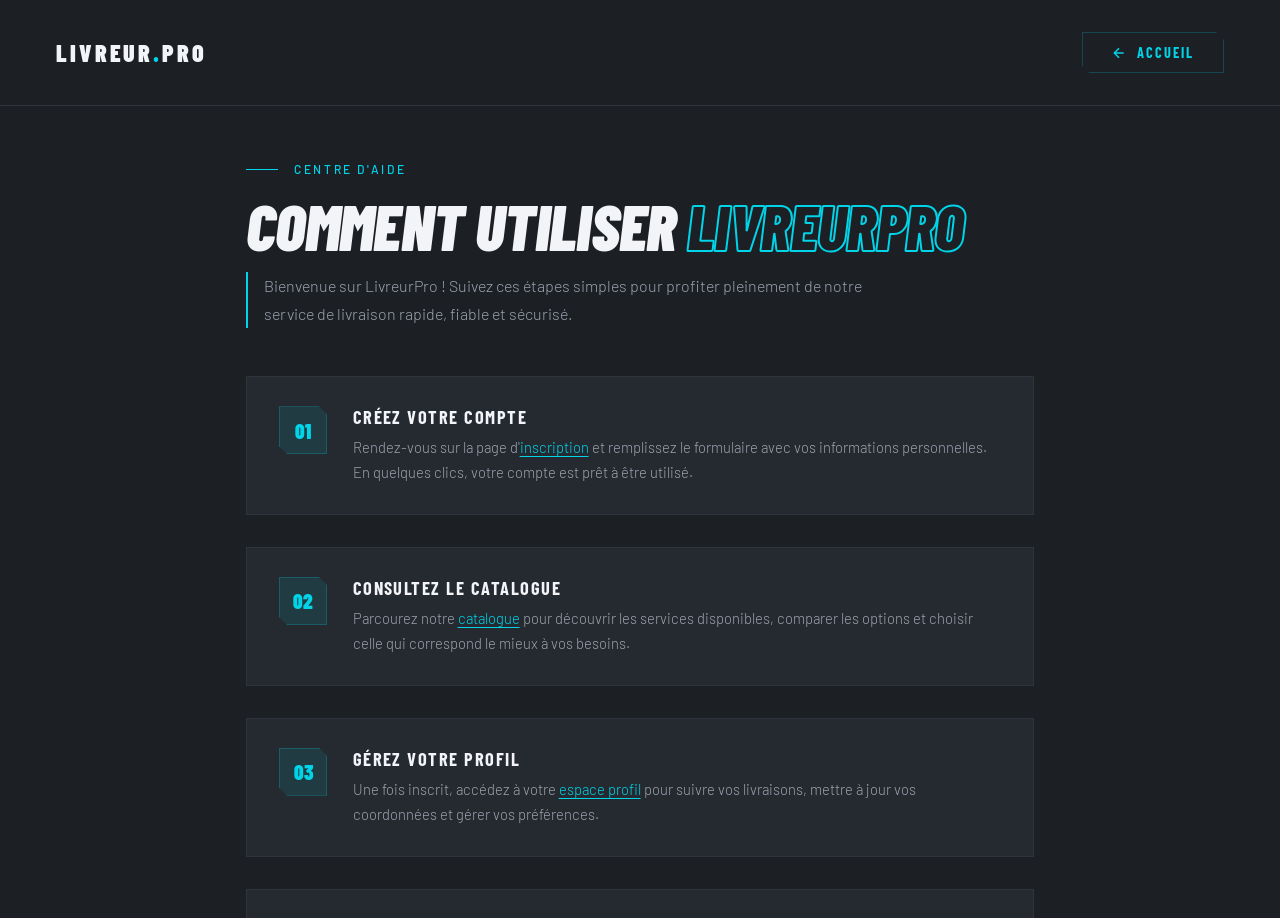
<file: views/help.html>
<!DOCTYPE html>
<html lang="fr">
<head>
  <meta charset="UTF-8"/>
  <meta name="viewport" content="width=device-width, initial-scale=1.0"/>
  <title>Aide — LivreurPro</title>
  <link href="https://fonts.googleapis.com/css2?family=Barlow+Condensed:ital,wght@0,300;0,700;0,900;1,900&family=Barlow:wght@300;400;500&display=swap" rel="stylesheet"/>
  <style>
    *, *::before, *::after { box-sizing: border-box; margin: 0; padding: 0; }

    :root {
      --anthracite:  #1C1F24;
      --anthracite2: #252930;
      --anthracite3: #2F343C;
      --cyan:        #00D4E8;
      --cyan-dim:    rgba(0,212,232,0.10);
      --cyan-border: rgba(0,212,232,0.22);
      --white:       #F2F4F7;
      --grey:        #6B7280;
      --grey-light:  #9CA3AF;
    }

    html, body { height: 100%; }

    body {
      background: var(--anthracite);
      color: var(--white);
      font-family: 'Barlow', sans-serif;
    }

    a { text-decoration: none; color: inherit; }

    /* ── HEADER / NAV ── */
    .top-bar {
      display: flex;
      align-items: center;
      justify-content: space-between;
      padding: 2rem 3.5rem;
      border-bottom: 1px solid var(--anthracite3);
    }

    .logo {
      font-family: 'Barlow Condensed', sans-serif;
      font-weight: 900;
      font-size: 1.5rem;
      letter-spacing: .12em;
      text-transform: uppercase;
      color: var(--white);
    }
    .logo-dot { color: var(--cyan); }

    .btn-back {
      display: inline-flex;
      align-items: center;
      gap: .6rem;
      background: transparent;
      color: var(--cyan);
      font-family: 'Barlow Condensed', sans-serif;
      font-weight: 700;
      font-size: .9rem;
      letter-spacing: .14em;
      text-transform: uppercase;
      padding: .7rem 1.8rem;
      border: 1px solid var(--cyan-border);
      cursor: pointer;
      clip-path: polygon(0 0, calc(100% - 8px) 0, 100% 8px, 100% 100%, 8px 100%, 0 calc(100% - 8px));
      transition: background .2s, color .2s, border-color .2s;
    }
    .btn-back:hover {
      background: var(--cyan);
      color: var(--anthracite);
      border-color: var(--cyan);
    }
    .btn-back svg {
      width: 16px;
      height: 16px;
      stroke: currentColor;
      fill: none;
      stroke-width: 2.2;
    }

    /* ── PAGE CONTENT ── */
    .page-content {
      max-width: 900px;
      margin: 0 auto;
      padding: 3.5rem 3.5rem 4rem;
      overflow-y: auto;
      max-height: calc(100vh - 88px);
    }

    /* eyebrow */
    .eyebrow {
      display: flex;
      align-items: center;
      gap: 1rem;
      margin-bottom: 1.2rem;
    }
    .eyebrow-line {
      width: 32px; height: 1.5px;
      background: var(--cyan);
    }
    .eyebrow-text {
      font-size: .75rem;
      letter-spacing: .22em;
      text-transform: uppercase;
      color: var(--cyan);
      font-weight: 500;
    }

    /* title */
    h1 {
      font-family: 'Barlow Condensed', sans-serif;
      font-weight: 900;
      font-style: italic;
      font-size: clamp(2.8rem, 5vw, 4.2rem);
      line-height: .95;
      letter-spacing: -.01em;
      text-transform: uppercase;
      color: var(--white);
      margin-bottom: 1rem;
    }
    h1 .outline {
      -webkit-text-stroke: 2px var(--cyan);
      color: transparent;
    }

    .page-desc {
      font-size: 1rem;
      line-height: 1.75;
      color: var(--grey-light);
      font-weight: 300;
      max-width: 640px;
      margin-bottom: 3rem;
      border-left: 2px solid var(--cyan);
      padding-left: 1rem;
    }

    /* ── STEPS ── */
    .steps { display: flex; flex-direction: column; gap: 2rem; }

    .step {
      display: flex;
      gap: 1.6rem;
      align-items: flex-start;
      background: var(--anthracite2);
      border: 1px solid var(--anthracite3);
      padding: 1.8rem 2rem;
      position: relative;
      transition: border-color .25s;
    }
    .step:hover { border-color: var(--cyan-border); }

    .step-num {
      flex-shrink: 0;
      width: 48px; height: 48px;
      display: flex;
      align-items: center;
      justify-content: center;
      background: var(--cyan-dim);
      border: 1px solid var(--cyan-border);
      font-family: 'Barlow Condensed', sans-serif;
      font-weight: 900;
      font-size: 1.3rem;
      color: var(--cyan);
      clip-path: polygon(0 0, calc(100% - 8px) 0, 100% 8px, 100% 100%, 8px 100%, 0 calc(100% - 8px));
    }

    .step-body h3 {
      font-family: 'Barlow Condensed', sans-serif;
      font-weight: 700;
      font-size: 1.15rem;
      letter-spacing: .08em;
      text-transform: uppercase;
      color: var(--white);
      margin-bottom: .45rem;
    }
    .step-body p {
      font-size: .92rem;
      line-height: 1.7;
      color: var(--grey-light);
      font-weight: 300;
    }
    .step-body p strong {
      color: var(--cyan);
      font-weight: 500;
    }

    /* ── FOOTER NOTE ── */
    .footer-note {
      margin-top: 3rem;
      padding-top: 2rem;
      border-top: 1px solid var(--anthracite3);
      text-align: center;
      font-size: .82rem;
      color: var(--grey);
      letter-spacing: .06em;
    }
    .footer-note a {
      color: var(--cyan);
      text-decoration: underline;
      text-underline-offset: 3px;
    }

    /* ── RESPONSIVE ── */
    @media (max-width: 860px) {
      .top-bar { padding: 1.5rem 1.5rem; }
      .page-content { padding: 2rem 1.5rem; max-height: none; }
      .step { flex-direction: column; gap: 1rem; }
      h1 { font-size: 2.4rem; }
    }
  </style>
</head>
<body>

  <!-- ═══ TOP BAR ═══ -->
  <header class="top-bar">
    <div class="logo">Livreur<span class="logo-dot">.</span>Pro</div>
    <a href="../index.html" class="btn-back">
      <svg viewBox="0 0 24 24"><line x1="19" y1="12" x2="5" y2="12"/><polyline points="12 19 5 12 12 5"/></svg>
      Accueil
    </a>
  </header>

  <!-- ═══ MAIN CONTENT ═══ -->
  <main class="page-content">

    <div class="eyebrow">
      <span class="eyebrow-line"></span>
      <span class="eyebrow-text">Centre d'aide</span>
    </div>

    <h1>Comment utiliser <span class="outline">LivreurPro</span></h1>

    <p class="page-desc">
      Bienvenue sur LivreurPro&nbsp;! Suivez ces étapes simples pour profiter pleinement de notre service de livraison rapide, fiable et sécurisé.
    </p>

    <!-- ── STEPS ── -->
    <section class="steps">

      <div class="step">
        <div class="step-num">01</div>
        <div class="step-body">
          <h3>Créez votre compte</h3>
          <p>Rendez-vous sur la page d'<a href="form_inscription.php" style="color:var(--cyan);text-decoration:underline;text-underline-offset:3px;">inscription</a> et remplissez le formulaire avec vos informations personnelles. En quelques clics, votre compte est prêt à être utilisé.</p>
        </div>
      </div>

      <div class="step">
        <div class="step-num">02</div>
        <div class="step-body">
          <h3>Consultez le catalogue</h3>
          <p>Parcourez notre <a href="catalogue.php" style="color:var(--cyan);text-decoration:underline;text-underline-offset:3px;">catalogue</a> pour découvrir les services disponibles, comparer les options et choisir celle qui correspond le mieux à vos besoins.</p>
        </div>
      </div>

      <div class="step">
        <div class="step-num">03</div>
        <div class="step-body">
          <h3>Gérez votre profil</h3>
          <p>Une fois inscrit, accédez à votre <a href="us_profil.php" style="color:var(--cyan);text-decoration:underline;text-underline-offset:3px;">espace profil</a> pour suivre vos livraisons, mettre à jour vos coordonnées et gérer vos préférences.</p>
        </div>
      </div>

      <div class="step">
        <div class="step-num">04</div>
        <div class="step-body">
          <h3>Suivez vos livraisons</h3>
          <p>Depuis votre tableau de bord, suivez en temps réel l'état de chaque livraison. Vous recevez des notifications à chaque étape pour rester informé.</p>
        </div>
      </div>

      <div class="step">
        <div class="step-num">05</div>
        <div class="step-body">
          <h3>Besoin d'aide&nbsp;?</h3>
          <p>Si vous rencontrez un problème ou avez une question, n'hésitez pas à nous <a href="#" style="color:var(--cyan);text-decoration:underline;text-underline-offset:3px;">contacter</a>. Notre équipe vous répondra dans les plus brefs délais.</p>
        </div>
      </div>

    </section>

    <div class="footer-note">
      LivreurPro &mdash; La fiabilité à chaque km. <a href="../index.html">Retour à l'accueil</a>
    </div>

  </main>

</body>
</html>
</file>
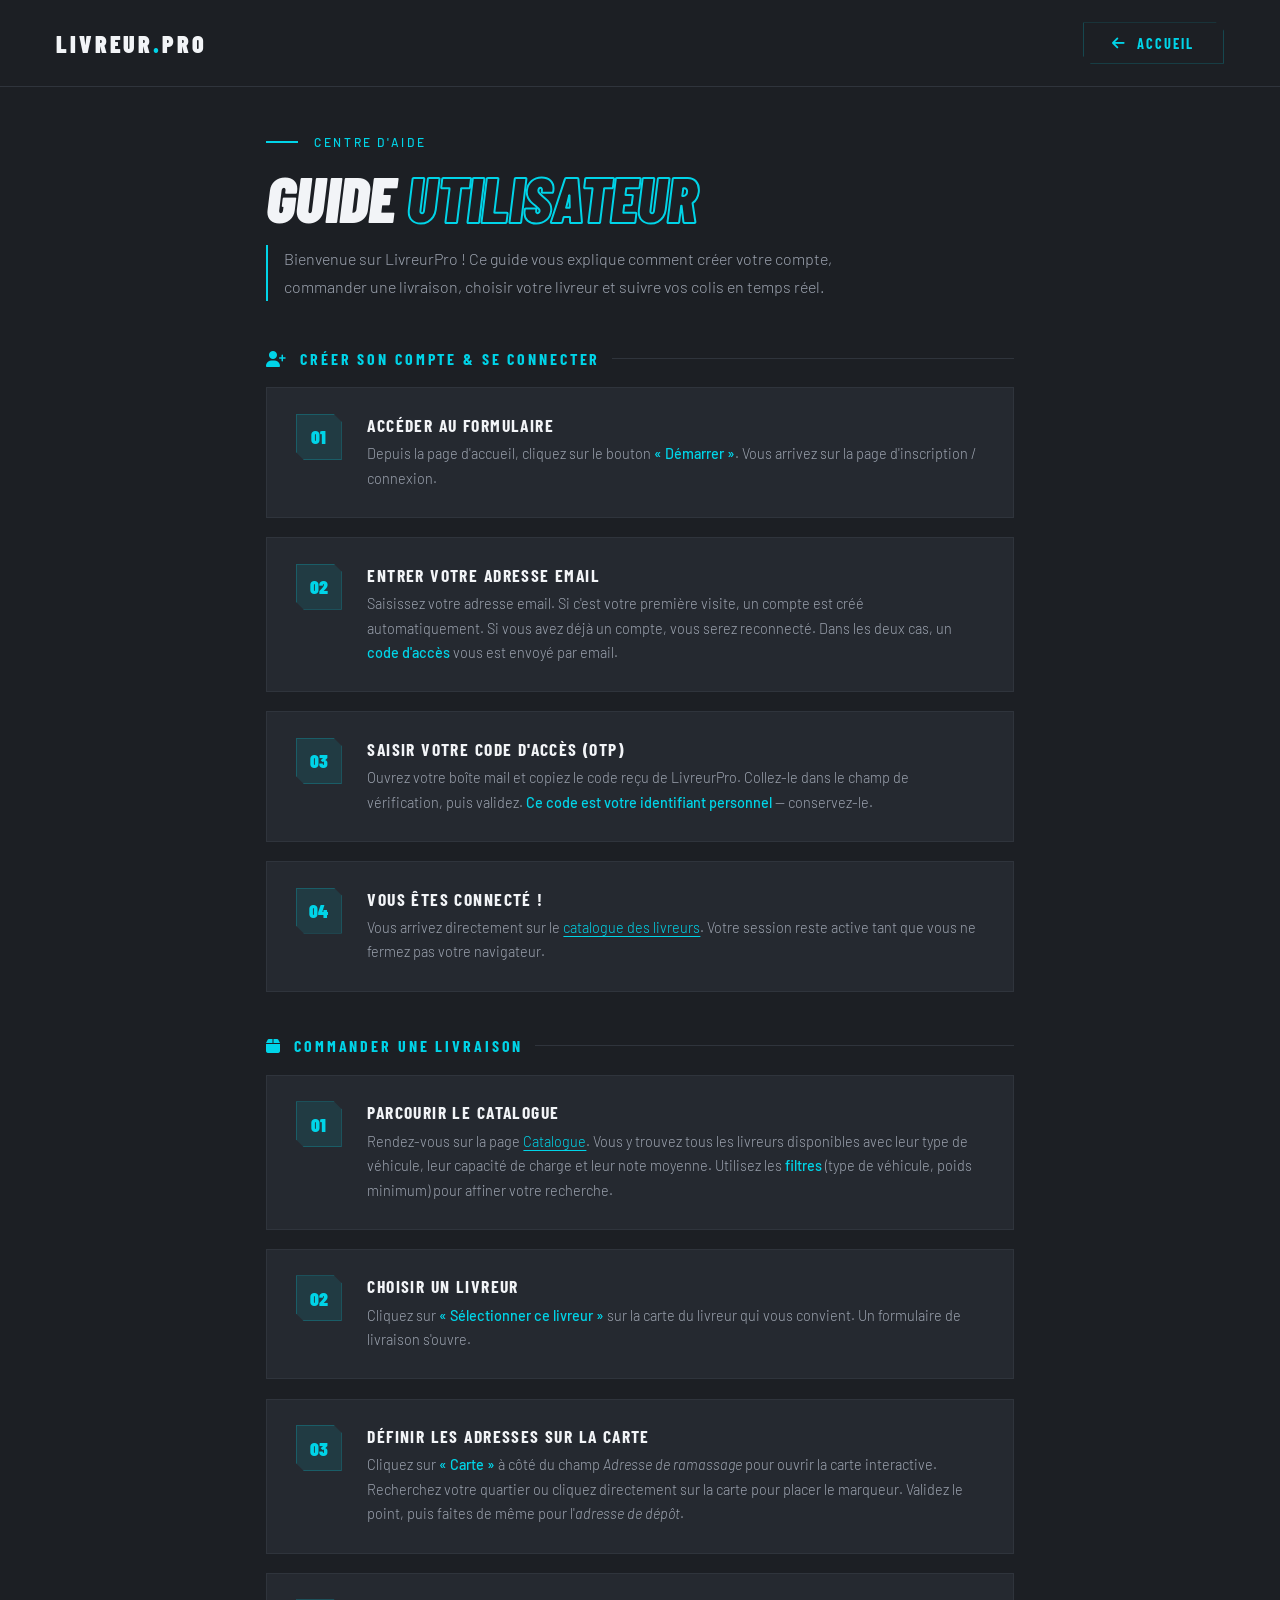
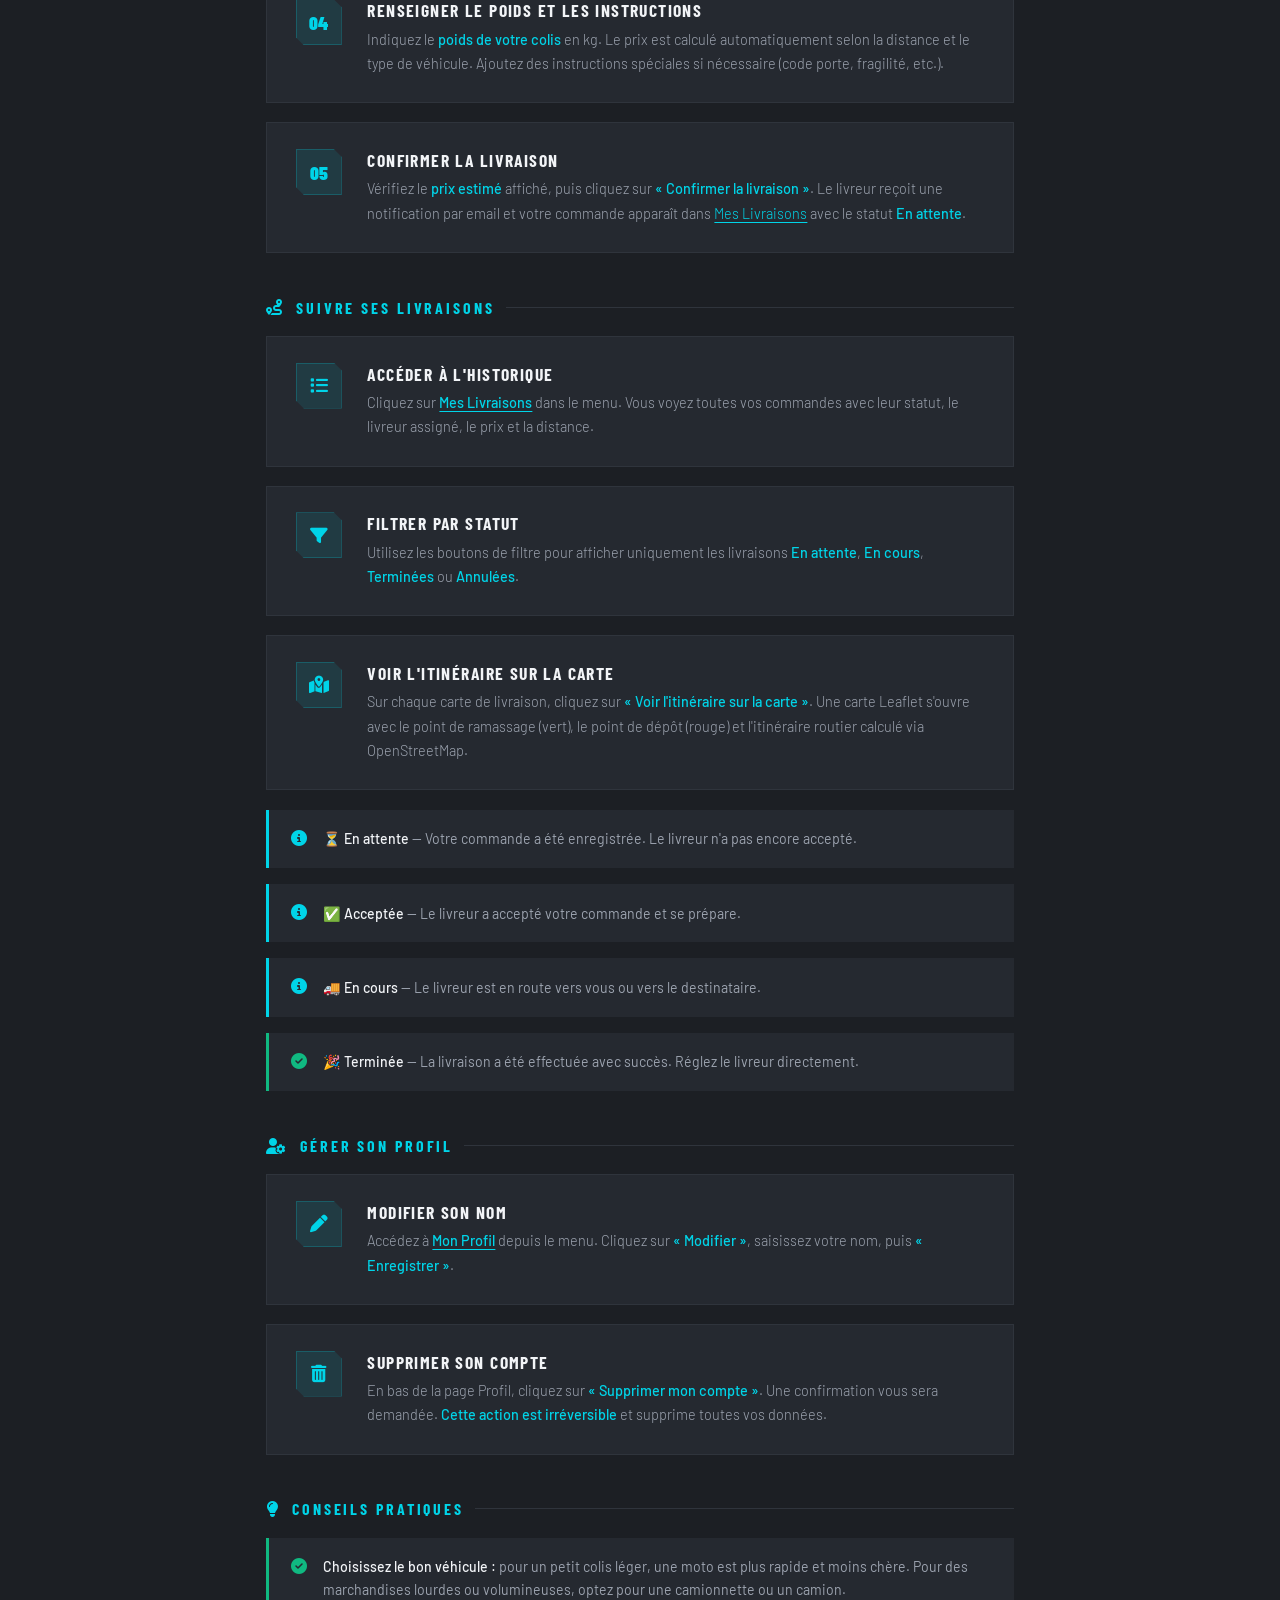
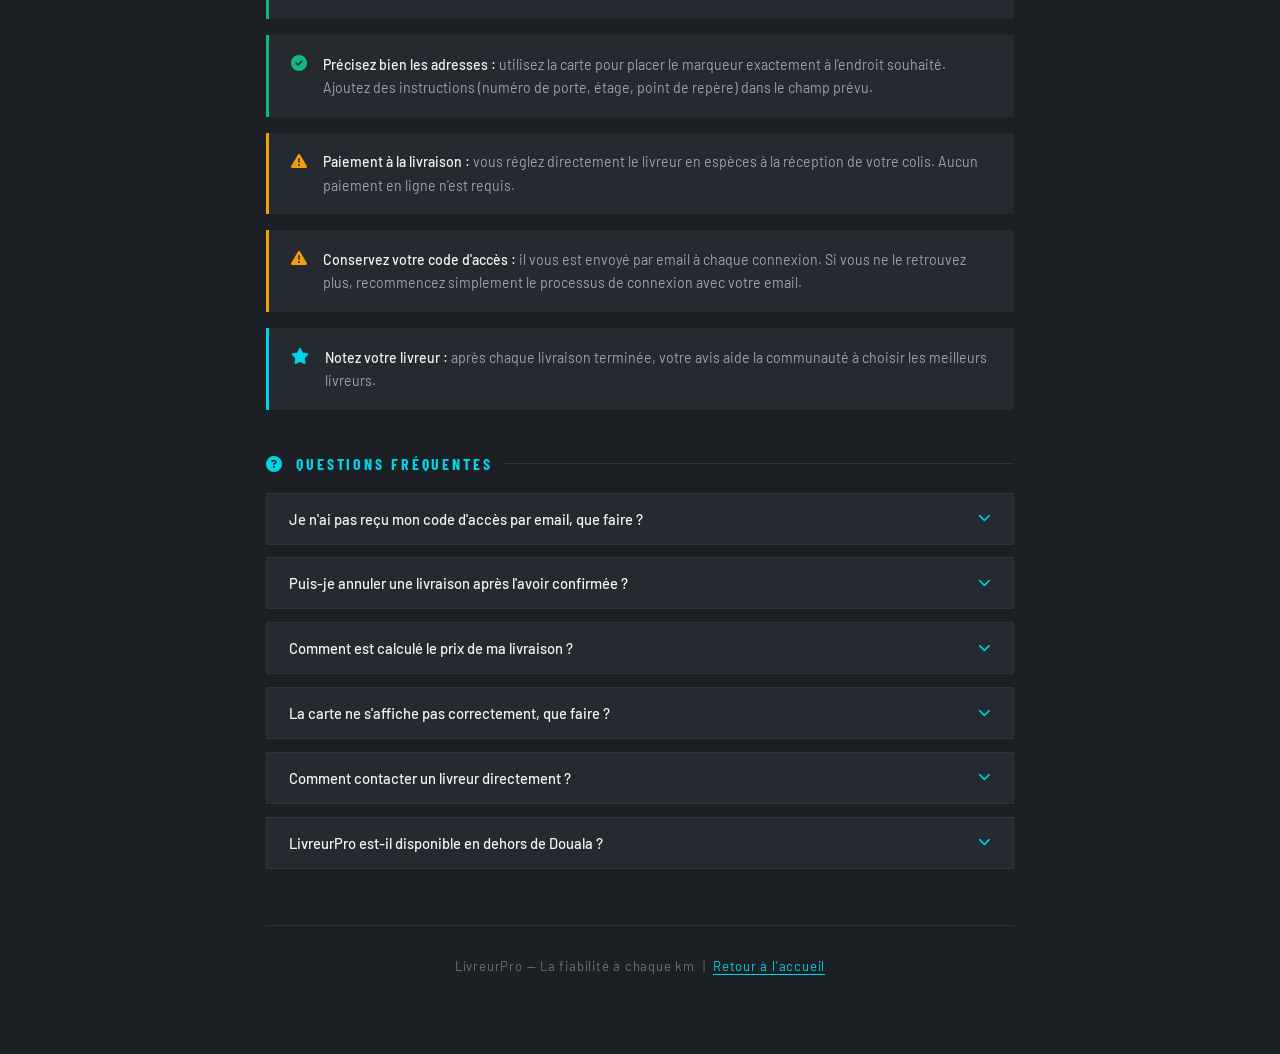
<file: views/us_help.html>
﻿<!DOCTYPE html>
<html lang="fr">
<head>
  <meta charset="UTF-8"/>
  <meta name="viewport" content="width=device-width, initial-scale=1.0"/>
  <title>Guide d'utilisation — LivreurPro</title>
  <link href="https://fonts.googleapis.com/css2?family=Barlow+Condensed:ital,wght@0,300;0,700;0,900;1,900&family=Barlow:wght@300;400;500&display=swap" rel="stylesheet"/>
  <link rel="stylesheet" href="https://cdnjs.cloudflare.com/ajax/libs/font-awesome/6.4.0/css/all.min.css"/>
  <style>
    *, *::before, *::after { box-sizing: border-box; margin: 0; padding: 0; }

    :root {
      --anthracite:  #1C1F24;
      --anthracite2: #252930;
      --anthracite3: #2F343C;
      --cyan:        #00D4E8;
      --cyan-dim:    rgba(0,212,232,0.10);
      --cyan-border: rgba(0,212,232,0.22);
      --white:       #F2F4F7;
      --grey:        #6B7280;
      --grey-light:  #9CA3AF;
      --success:     #10B981;
      --warning:     #F59E0B;
    }

    html, body { height: 100%; }

    body {
      background: var(--anthracite);
      color: var(--white);
      font-family: 'Barlow', sans-serif;
    }

    a { text-decoration: none; color: inherit; }

    /* ── HEADER ── */
    .top-bar {
      display: flex;
      align-items: center;
      justify-content: space-between;
      padding: 1.4rem 3.5rem;
      border-bottom: 1px solid var(--anthracite3);
      position: sticky;
      top: 0;
      background: var(--anthracite);
      z-index: 100;
    }

    .logo {
      font-family: 'Barlow Condensed', sans-serif;
      font-weight: 900;
      font-size: 1.5rem;
      letter-spacing: .12em;
      text-transform: uppercase;
      color: var(--white);
    }
    .logo-dot { color: var(--cyan); }

    .btn-back {
      display: inline-flex;
      align-items: center;
      gap: .6rem;
      background: transparent;
      color: var(--cyan);
      font-family: 'Barlow Condensed', sans-serif;
      font-weight: 700;
      font-size: .9rem;
      letter-spacing: .14em;
      text-transform: uppercase;
      padding: .7rem 1.8rem;
      border: 1px solid var(--cyan-border);
      cursor: pointer;
      clip-path: polygon(0 0, calc(100% - 8px) 0, 100% 8px, 100% 100%, 8px 100%, 0 calc(100% - 8px));
      transition: background .2s, color .2s;
      text-decoration: none;
    }
    .btn-back:hover {
      background: var(--cyan);
      color: var(--anthracite);
    }

    /* ── CONTENU ── */
    .page-content {
      max-width: 860px;
      margin: 0 auto;
      padding: 3rem 3.5rem 5rem;
    }

    /* eyebrow */
    .eyebrow {
      display: flex;
      align-items: center;
      gap: 1rem;
      margin-bottom: 1.2rem;
    }
    .eyebrow-line { width: 32px; height: 1.5px; background: var(--cyan); }
    .eyebrow-text {
      font-size: .75rem;
      letter-spacing: .22em;
      text-transform: uppercase;
      color: var(--cyan);
      font-weight: 500;
    }

    h1 {
      font-family: 'Barlow Condensed', sans-serif;
      font-weight: 900;
      font-style: italic;
      font-size: clamp(2.6rem, 5vw, 4rem);
      line-height: .95;
      letter-spacing: -.01em;
      text-transform: uppercase;
      color: var(--white);
      margin-bottom: 1rem;
    }
    h1 .outline {
      -webkit-text-stroke: 2px var(--cyan);
      color: transparent;
    }

    .page-desc {
      font-size: 1rem;
      line-height: 1.75;
      color: var(--grey-light);
      font-weight: 300;
      max-width: 640px;
      margin-bottom: 3rem;
      border-left: 2px solid var(--cyan);
      padding-left: 1rem;
    }

    /* ── SECTION TITRE ── */
    .section-heading {
      font-family: 'Barlow Condensed', sans-serif;
      font-size: 1rem;
      font-weight: 700;
      letter-spacing: .18em;
      text-transform: uppercase;
      color: var(--cyan);
      margin: 2.8rem 0 1.2rem;
      display: flex;
      align-items: center;
      gap: .7rem;
    }
    .section-heading::after {
      content: '';
      flex: 1;
      height: 1px;
      background: var(--anthracite3);
    }

    /* ── STEPS ── */
    .steps { display: flex; flex-direction: column; gap: 1.2rem; }

    .step {
      display: flex;
      gap: 1.6rem;
      align-items: flex-start;
      background: var(--anthracite2);
      border: 1px solid var(--anthracite3);
      padding: 1.6rem 1.8rem;
      position: relative;
      transition: border-color .25s;
    }
    .step:hover { border-color: var(--cyan-border); }

    .step-num {
      flex-shrink: 0;
      width: 46px; height: 46px;
      display: flex;
      align-items: center;
      justify-content: center;
      background: var(--cyan-dim);
      border: 1px solid var(--cyan-border);
      font-family: 'Barlow Condensed', sans-serif;
      font-weight: 900;
      font-size: 1.2rem;
      color: var(--cyan);
      clip-path: polygon(0 0, calc(100% - 8px) 0, 100% 8px, 100% 100%, 8px 100%, 0 calc(100% - 8px));
    }

    .step-icon {
      flex-shrink: 0;
      width: 46px; height: 46px;
      display: flex;
      align-items: center;
      justify-content: center;
      background: var(--cyan-dim);
      border: 1px solid var(--cyan-border);
      color: var(--cyan);
      font-size: 1.1rem;
      clip-path: polygon(0 0, calc(100% - 8px) 0, 100% 8px, 100% 100%, 8px 100%, 0 calc(100% - 8px));
    }

    .step-body h3 {
      font-family: 'Barlow Condensed', sans-serif;
      font-weight: 700;
      font-size: 1.1rem;
      letter-spacing: .08em;
      text-transform: uppercase;
      color: var(--white);
      margin-bottom: .4rem;
    }
    .step-body p {
      font-size: .9rem;
      line-height: 1.7;
      color: var(--grey-light);
      font-weight: 300;
    }
    .step-body p strong { color: var(--cyan); font-weight: 500; }
    .step-body a { color: var(--cyan); text-decoration: underline; text-underline-offset: 3px; }

    /* ── TIPS ── */
    .tips { display: flex; flex-direction: column; gap: 1rem; }

    .tip {
      display: flex;
      gap: 1rem;
      align-items: flex-start;
      padding: 1.1rem 1.4rem;
      background: var(--anthracite2);
      border-left: 3px solid var(--warning);
    }
    .tip.tip-success { border-left-color: var(--success); }
    .tip.tip-cyan    { border-left-color: var(--cyan); }

    .tip i { color: var(--warning); font-size: 1rem; margin-top: .15rem; flex-shrink: 0; }
    .tip.tip-success i { color: var(--success); }
    .tip.tip-cyan    i { color: var(--cyan); }

    .tip p { font-size: .88rem; line-height: 1.65; color: var(--grey-light); }
    .tip p strong { color: var(--white); font-weight: 500; }

    /* ── FAQ ── */
    .faq { display: flex; flex-direction: column; gap: .8rem; }

    .faq-item {
      background: var(--anthracite2);
      border: 1px solid var(--anthracite3);
      overflow: hidden;
      transition: border-color .25s;
    }
    .faq-item:hover { border-color: var(--cyan-border); }

    .faq-question {
      width: 100%;
      background: none;
      border: none;
      padding: 1rem 1.4rem;
      display: flex;
      align-items: center;
      justify-content: space-between;
      gap: 1rem;
      cursor: pointer;
      text-align: left;
      color: var(--white);
      font-family: 'Barlow', sans-serif;
      font-size: .92rem;
      font-weight: 500;
    }
    .faq-question i { color: var(--cyan); font-size: .8rem; transition: transform .25s; flex-shrink: 0; }
    .faq-item.open .faq-question i { transform: rotate(180deg); }

    .faq-answer {
      display: none;
      padding: 0 1.4rem 1rem;
      font-size: .88rem;
      line-height: 1.7;
      color: var(--grey-light);
      border-top: 1px solid var(--anthracite3);
    }
    .faq-item.open .faq-answer { display: block; }

    /* ── FOOTER ── */
    .footer-note {
      margin-top: 3.5rem;
      padding-top: 2rem;
      border-top: 1px solid var(--anthracite3);
      text-align: center;
      font-size: .82rem;
      color: var(--grey);
      letter-spacing: .06em;
    }
    .footer-note a { color: var(--cyan); text-decoration: underline; text-underline-offset: 3px; }

    /* ── RESPONSIVE ── */
    @media (max-width: 860px) {
      .top-bar { padding: 1.2rem 1.5rem; }
      .page-content { padding: 2rem 1.5rem 4rem; }
      .step { flex-direction: column; gap: .9rem; }
      h1 { font-size: 2.2rem; }
    }
    @media (max-width: 480px) {
      .top-bar { flex-direction: column; align-items: flex-start; gap: .8rem; }
    }
  </style>
</head>
<body>

  <!-- ═══ TOP BAR ═══ -->
  <header class="top-bar">
    <div class="logo">Livreur<span class="logo-dot">.</span>Pro</div>
    <a href="../index.html" class="btn-back">
      <i class="fas fa-arrow-left"></i> Accueil
    </a>
  </header>

  <!-- ═══ CONTENU ═══ -->
  <main class="page-content">

    <div class="eyebrow">
      <span class="eyebrow-line"></span>
      <span class="eyebrow-text">Centre d'aide</span>
    </div>

    <h1>Guide <span class="outline">Utilisateur</span></h1>

    <p class="page-desc">
      Bienvenue sur LivreurPro&nbsp;! Ce guide vous explique comment créer votre compte,
      commander une livraison, choisir votre livreur et suivre vos colis en temps réel.
    </p>


    <!-- ════════════════════════════════════════
         SECTION 1 — CRÉER SON COMPTE
    ════════════════════════════════════════ -->
    <div class="section-heading">
      <i class="fas fa-user-plus"></i> Créer son compte &amp; se connecter
    </div>

    <div class="steps">

      <div class="step">
        <div class="step-num">01</div>
        <div class="step-body">
          <h3>Accéder au formulaire</h3>
          <p>
            Depuis la page d'accueil, cliquez sur le bouton <strong>« Démarrer »</strong>.
            Vous arrivez sur la page d'inscription / connexion.
          </p>
        </div>
      </div>

      <div class="step">
        <div class="step-num">02</div>
        <div class="step-body">
          <h3>Entrer votre adresse email</h3>
          <p>
            Saisissez votre adresse email. Si c'est votre première visite, un compte est créé
            automatiquement. Si vous avez déjà un compte, vous serez reconnecté.
            Dans les deux cas, un <strong>code d'accès</strong> vous est envoyé par email.
          </p>
        </div>
      </div>

      <div class="step">
        <div class="step-num">03</div>
        <div class="step-body">
          <h3>Saisir votre code d'accès (OTP)</h3>
          <p>
            Ouvrez votre boîte mail et copiez le code reçu de LivreurPro.
            Collez-le dans le champ de vérification, puis validez.
            <strong>Ce code est votre identifiant personnel</strong> — conservez-le.
          </p>
        </div>
      </div>

      <div class="step">
        <div class="step-num">04</div>
        <div class="step-body">
          <h3>Vous êtes connecté !</h3>
          <p>
            Vous arrivez directement sur le <a href="us_catalogue.php">catalogue des livreurs</a>.
            Votre session reste active tant que vous ne fermez pas votre navigateur.
          </p>
        </div>
      </div>

    </div>


    <!-- ════════════════════════════════════════
         SECTION 2 — COMMANDER UNE LIVRAISON
    ════════════════════════════════════════ -->
    <div class="section-heading">
      <i class="fas fa-box"></i> Commander une livraison
    </div>

    <div class="steps">

      <div class="step">
        <div class="step-num">01</div>
        <div class="step-body">
          <h3>Parcourir le catalogue</h3>
          <p>
            Rendez-vous sur la page <a href="us_catalogue.php">Catalogue</a>.
            Vous y trouvez tous les livreurs disponibles avec leur type de véhicule,
            leur capacité de charge et leur note moyenne.
            Utilisez les <strong>filtres</strong> (type de véhicule, poids minimum)
            pour affiner votre recherche.
          </p>
        </div>
      </div>

      <div class="step">
        <div class="step-num">02</div>
        <div class="step-body">
          <h3>Choisir un livreur</h3>
          <p>
            Cliquez sur <strong>« Sélectionner ce livreur »</strong> sur la carte du livreur
            qui vous convient. Un formulaire de livraison s'ouvre.
          </p>
        </div>
      </div>

      <div class="step">
        <div class="step-num">03</div>
        <div class="step-body">
          <h3>Définir les adresses sur la carte</h3>
          <p>
            Cliquez sur <strong>« Carte »</strong> à côté du champ <em>Adresse de ramassage</em>
            pour ouvrir la carte interactive. Recherchez votre quartier ou cliquez directement
            sur la carte pour placer le marqueur. Validez le point, puis faites de même
            pour l'<em>adresse de dépôt</em>.
          </p>
        </div>
      </div>

      <div class="step">
        <div class="step-num">04</div>
        <div class="step-body">
          <h3>Renseigner le poids et les instructions</h3>
          <p>
            Indiquez le <strong>poids de votre colis</strong> en kg.
            Le prix est calculé automatiquement selon la distance et le type de véhicule.
            Ajoutez des instructions spéciales si nécessaire (code porte, fragilité, etc.).
          </p>
        </div>
      </div>

      <div class="step">
        <div class="step-num">05</div>
        <div class="step-body">
          <h3>Confirmer la livraison</h3>
          <p>
            Vérifiez le <strong>prix estimé</strong> affiché, puis cliquez sur
            <strong>« Confirmer la livraison »</strong>.
            Le livreur reçoit une notification par email et votre commande apparaît
            dans <a href="us_livraison.php">Mes Livraisons</a> avec le statut
            <strong>En attente</strong>.
          </p>
        </div>
      </div>

    </div>


    <!-- ════════════════════════════════════════
         SECTION 3 — SUIVRE SES LIVRAISONS
    ════════════════════════════════════════ -->
    <div class="section-heading">
      <i class="fas fa-route"></i> Suivre ses livraisons
    </div>

    <div class="steps">

      <div class="step">
        <div class="step-icon"><i class="fas fa-list"></i></div>
        <div class="step-body">
          <h3>Accéder à l'historique</h3>
          <p>
            Cliquez sur <a href="us_livraison.php"><strong>Mes Livraisons</strong></a> dans le menu.
            Vous voyez toutes vos commandes avec leur statut, le livreur assigné,
            le prix et la distance.
          </p>
        </div>
      </div>

      <div class="step">
        <div class="step-icon"><i class="fas fa-filter"></i></div>
        <div class="step-body">
          <h3>Filtrer par statut</h3>
          <p>
            Utilisez les boutons de filtre pour afficher uniquement les livraisons
            <strong>En attente</strong>, <strong>En cours</strong>, <strong>Terminées</strong>
            ou <strong>Annulées</strong>.
          </p>
        </div>
      </div>

      <div class="step">
        <div class="step-icon"><i class="fas fa-map-marked-alt"></i></div>
        <div class="step-body">
          <h3>Voir l'itinéraire sur la carte</h3>
          <p>
            Sur chaque carte de livraison, cliquez sur
            <strong>« Voir l'itinéraire sur la carte »</strong>.
            Une carte Leaflet s'ouvre avec le point de ramassage (vert),
            le point de dépôt (rouge) et l'itinéraire routier calculé via OpenStreetMap.
          </p>
        </div>
      </div>

    </div>

    <!-- Statuts expliqués -->
    <div class="tips" style="margin-top: 1.2rem;">
      <div class="tip tip-cyan">
        <i class="fas fa-info-circle"></i>
        <p><strong>⏳ En attente</strong> — Votre commande a été enregistrée. Le livreur n'a pas encore accepté.</p>
      </div>
      <div class="tip tip-cyan">
        <i class="fas fa-info-circle"></i>
        <p><strong>✅ Acceptée</strong> — Le livreur a accepté votre commande et se prépare.</p>
      </div>
      <div class="tip tip-cyan">
        <i class="fas fa-info-circle"></i>
        <p><strong>🚚 En cours</strong> — Le livreur est en route vers vous ou vers le destinataire.</p>
      </div>
      <div class="tip tip-success">
        <i class="fas fa-check-circle"></i>
        <p><strong>🎉 Terminée</strong> — La livraison a été effectuée avec succès. Réglez le livreur directement.</p>
      </div>
    </div>


    <!-- ════════════════════════════════════════
         SECTION 4 — GÉRER SON PROFIL
    ════════════════════════════════════════ -->
    <div class="section-heading">
      <i class="fas fa-user-cog"></i> Gérer son profil
    </div>

    <div class="steps">

      <div class="step">
        <div class="step-icon"><i class="fas fa-pen"></i></div>
        <div class="step-body">
          <h3>Modifier son nom</h3>
          <p>
            Accédez à <a href="us_profil.php"><strong>Mon Profil</strong></a> depuis le menu.
            Cliquez sur <strong>« Modifier »</strong>, saisissez votre nom, puis
            <strong>« Enregistrer »</strong>.
          </p>
        </div>
      </div>

      <div class="step">
        <div class="step-icon"><i class="fas fa-trash-alt"></i></div>
        <div class="step-body">
          <h3>Supprimer son compte</h3>
          <p>
            En bas de la page Profil, cliquez sur <strong>« Supprimer mon compte »</strong>.
            Une confirmation vous sera demandée. <strong>Cette action est irréversible</strong>
            et supprime toutes vos données.
          </p>
        </div>
      </div>

    </div>


    <!-- ════════════════════════════════════════
         SECTION 5 — CONSEILS ET BONNES PRATIQUES
    ════════════════════════════════════════ -->
    <div class="section-heading">
      <i class="fas fa-lightbulb"></i> Conseils pratiques
    </div>

    <div class="tips">
      <div class="tip tip-success">
        <i class="fas fa-check-circle"></i>
        <p><strong>Choisissez le bon véhicule :</strong> pour un petit colis léger, une moto est plus rapide et moins chère. Pour des marchandises lourdes ou volumineuses, optez pour une camionnette ou un camion.</p>
      </div>
      <div class="tip tip-success">
        <i class="fas fa-check-circle"></i>
        <p><strong>Précisez bien les adresses :</strong> utilisez la carte pour placer le marqueur exactement à l'endroit souhaité. Ajoutez des instructions (numéro de porte, étage, point de repère) dans le champ prévu.</p>
      </div>
      <div class="tip">
        <i class="fas fa-exclamation-triangle"></i>
        <p><strong>Paiement à la livraison :</strong> vous réglez directement le livreur en espèces à la réception de votre colis. Aucun paiement en ligne n'est requis.</p>
      </div>
      <div class="tip">
        <i class="fas fa-exclamation-triangle"></i>
        <p><strong>Conservez votre code d'accès :</strong> il vous est envoyé par email à chaque connexion. Si vous ne le retrouvez plus, recommencez simplement le processus de connexion avec votre email.</p>
      </div>
      <div class="tip tip-cyan">
        <i class="fas fa-star"></i>
        <p><strong>Notez votre livreur :</strong> après chaque livraison terminée, votre avis aide la communauté à choisir les meilleurs livreurs.</p>
      </div>
    </div>


    <!-- ════════════════════════════════════════
         SECTION 6 — FAQ
    ════════════════════════════════════════ -->
    <div class="section-heading">
      <i class="fas fa-question-circle"></i> Questions fréquentes
    </div>

    <div class="faq">

      <div class="faq-item">
        <button class="faq-question" onclick="toggleFaq(this)">
          Je n'ai pas reçu mon code d'accès par email, que faire ?
          <i class="fas fa-chevron-down"></i>
        </button>
        <div class="faq-answer">
          Vérifiez votre dossier <strong>Spam / Courrier indésirable</strong>. Si le mail n'y est pas,
          retournez sur la page de connexion et soumettez à nouveau votre adresse email pour recevoir
          un nouveau code.
        </div>
      </div>

      <div class="faq-item">
        <button class="faq-question" onclick="toggleFaq(this)">
          Puis-je annuler une livraison après l'avoir confirmée ?
          <i class="fas fa-chevron-down"></i>
        </button>
        <div class="faq-answer">
          Tant que la livraison est au statut <strong>En attente</strong>, contactez directement
          le livreur via son numéro de téléphone visible dans votre historique de livraisons.
          Une fois la livraison acceptée ou en cours, l'annulation doit être convenue avec le livreur.
        </div>
      </div>

      <div class="faq-item">
        <button class="faq-question" onclick="toggleFaq(this)">
          Comment est calculé le prix de ma livraison ?
          <i class="fas fa-chevron-down"></i>
        </button>
        <div class="faq-answer">
          Le prix est calculé automatiquement selon la <strong>distance</strong> entre le point de
          ramassage et le point de dépôt, multipliée par le tarif du véhicule choisi :
          300 FCFA/km (moto), 400 FCFA/km (tricycle), 500 FCFA/km (camionnette), 700 FCFA/km (camion).
        </div>
      </div>

      <div class="faq-item">
        <button class="faq-question" onclick="toggleFaq(this)">
          La carte ne s'affiche pas correctement, que faire ?
          <i class="fas fa-chevron-down"></i>
        </button>
        <div class="faq-answer">
          Assurez-vous d'avoir une connexion internet active. Rechargez la page.
          Si le problème persiste, essayez un autre navigateur (Chrome ou Firefox recommandés).
        </div>
      </div>

      <div class="faq-item">
        <button class="faq-question" onclick="toggleFaq(this)">
          Comment contacter un livreur directement ?
          <i class="fas fa-chevron-down"></i>
        </button>
        <div class="faq-answer">
          Le numéro de téléphone du livreur est affiché sur sa carte dans le catalogue
          et dans le détail de votre livraison dans <strong>Mes Livraisons</strong>.
          Vous pouvez l'appeler directement.
        </div>
      </div>

      <div class="faq-item">
        <button class="faq-question" onclick="toggleFaq(this)">
          LivreurPro est-il disponible en dehors de Douala ?
          <i class="fas fa-chevron-down"></i>
        </button>
        <div class="faq-answer">
          Pour l'instant, LivreurPro opère principalement à <strong>Douala</strong>.
          L'extension à d'autres villes du Cameroun est prévue prochainement.
        </div>
      </div>

    </div>


    <!-- ── FOOTER ── -->
    <div class="footer-note">
      LivreurPro &mdash; La fiabilité à chaque km &nbsp;|&nbsp;
      <a href="../index.html">Retour à l'accueil</a>
    </div>

  </main>

  <script>
    function toggleFaq(btn) {
      const item = btn.closest('.faq-item');
      const isOpen = item.classList.contains('open');
      // Fermer tous les autres
      document.querySelectorAll('.faq-item.open').forEach(el => el.classList.remove('open'));
      if (!isOpen) item.classList.add('open');
    }
  </script>

</body>
</html>
</file>
